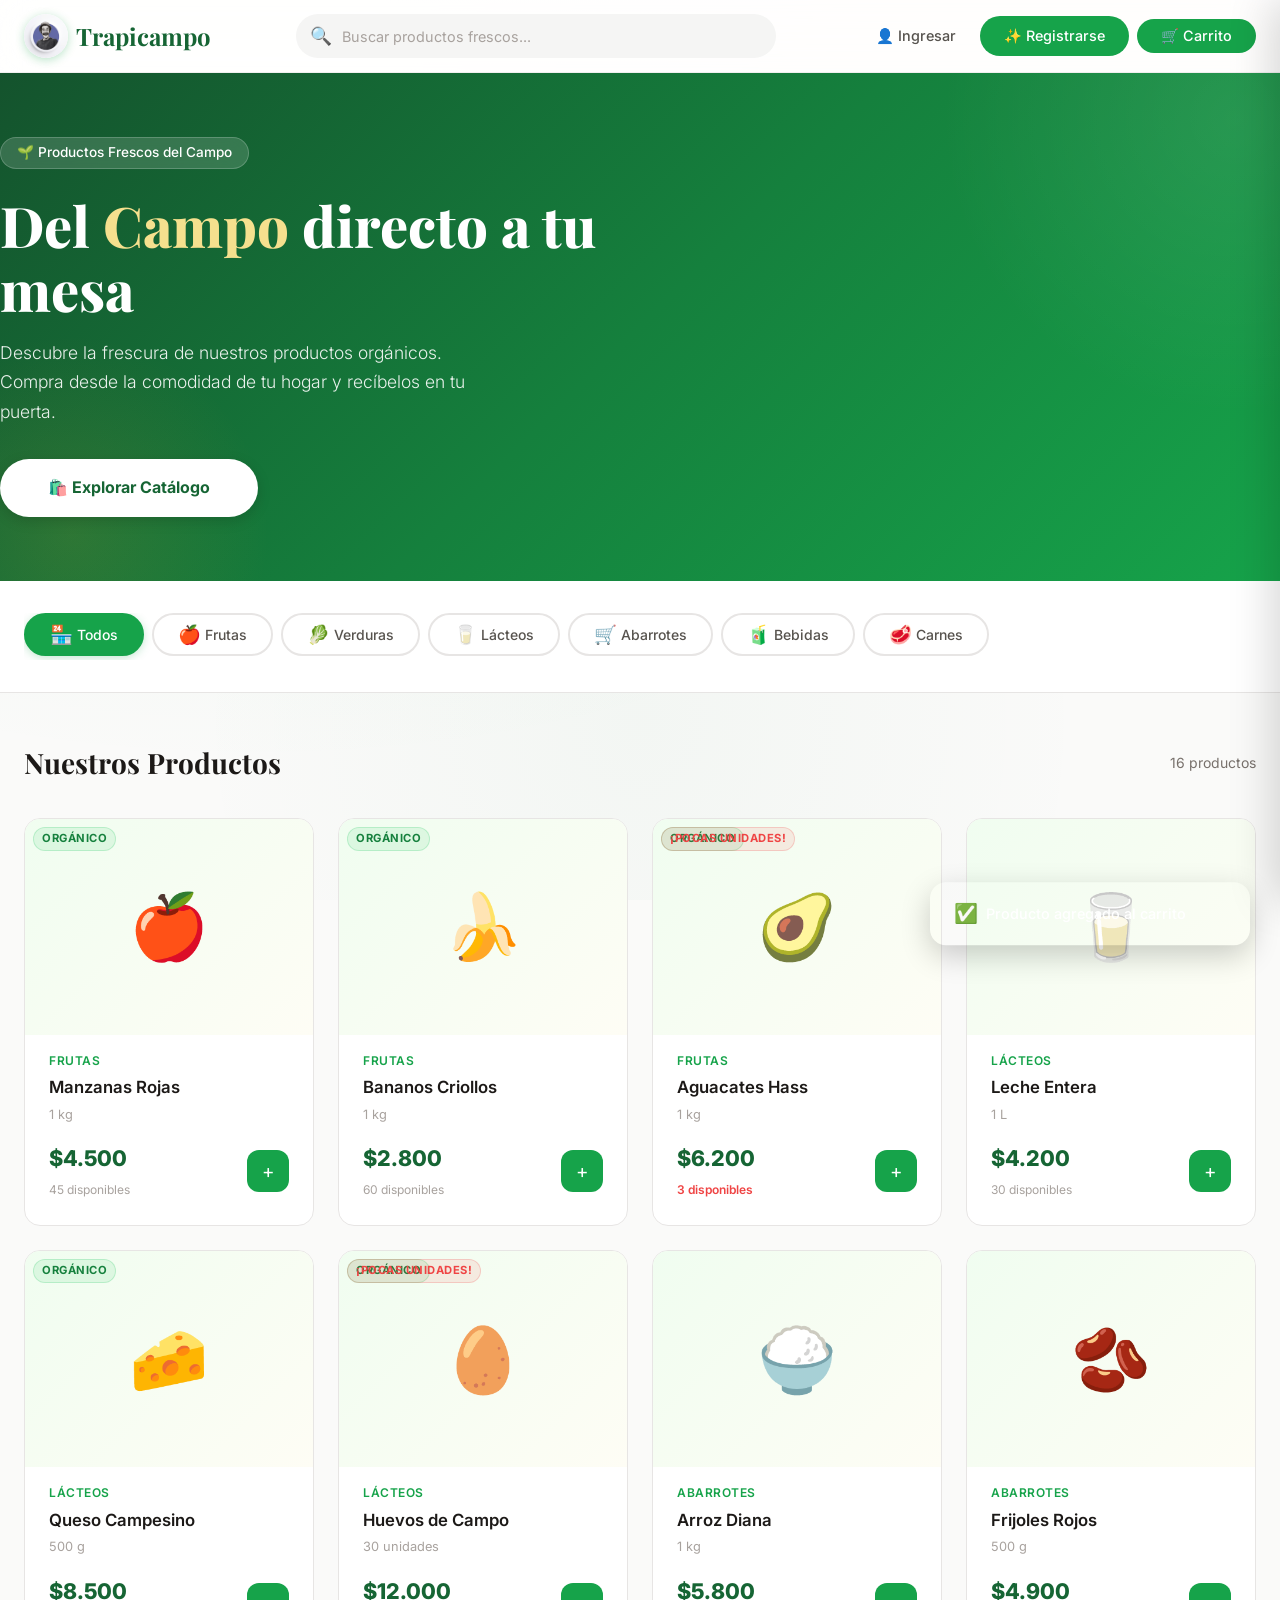
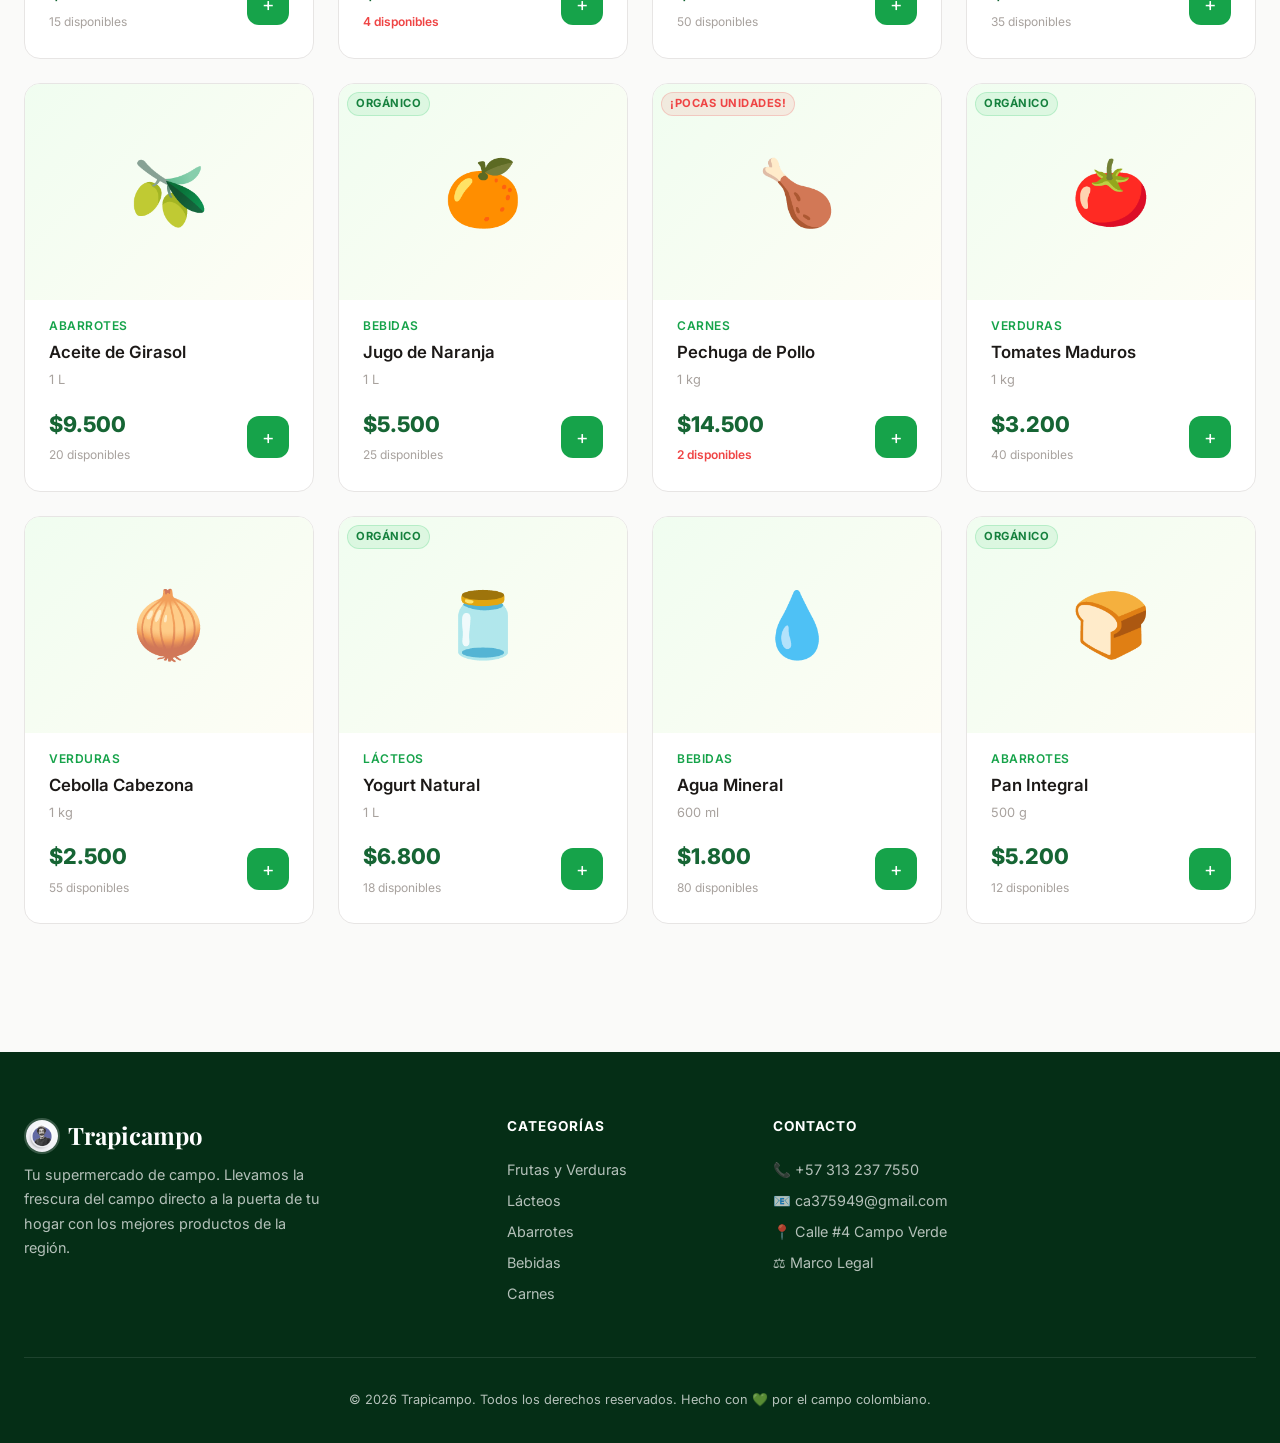
<file: index.html>
<!DOCTYPE html>
<html lang="es">

<head>
  <meta charset="UTF-8">
  <meta name="viewport" content="width=device-width, initial-scale=1.0">
  <meta name="description"
    content="Trapicampo — Tu supermercado de campo. Productos frescos del campo a tu puerta con entrega a domicilio.">
  <title>Trapicampo — Del Campo a Tu Mesa</title>
  <link rel="stylesheet" href="styles.css">
  <link rel="icon" type="image/png" href="logo.png">
</head>

<body>
  <div class="bg-pattern"></div>

  <!-- ═══ NAVBAR ═══ -->
  <nav class="navbar" id="navbar">
    <div class="container navbar__inner">
      <a href="index.html" class="navbar__brand">
        <img src="logo.png" alt="Trapicampo Logo" class="navbar__brand-logo">
        Trapicampo
      </a>

      <div class="navbar__search">
        <span class="navbar__search-icon">🔍</span>
        <input type="text" id="searchInput" placeholder="Buscar productos frescos..." aria-label="Buscar productos">
      </div>

      <div class="navbar__actions">
        <button class="navbar__btn navbar__btn--cart" id="btnOpenCart" aria-label="Abrir carrito">
          🛒 <span>Carrito</span>
          <span class="cart-badge" id="cartBadge" style="display:none;">0</span>
        </button>
        <button class="navbar__toggle" id="btnMobileSearch" aria-label="Buscar">🔍</button>
      </div>
    </div>

    <!-- Mobile Search -->
    <div class="mobile-search" id="mobileSearch">
      <input type="text" id="mobileSearchInput" placeholder="Buscar productos..." aria-label="Buscar productos">
    </div>
  </nav>

  <!-- ═══ HERO ═══ -->
  <section class="hero" id="hero">
    <div class="container hero__content">
      <div class="hero__badge">🌱 Productos Frescos del Campo</div>
      <h1 class="hero__title">
        Del <span>Campo</span> directo a tu mesa
      </h1>
      <p class="hero__subtitle">
        Descubre la frescura de nuestros productos orgánicos.
        Compra desde la comodidad de tu hogar y recíbelos en tu puerta.
      </p>
      <a href="#catalogo" class="hero__cta">
        🛍️ Explorar Catálogo
      </a>
    </div>
  </section>

  <!-- ═══ CATEGORIES ═══ -->
  <section class="categories">
    <div class="container">
      <div class="categories__list" id="categoriesList">
        <button class="category-chip active" data-category="todos">
          <span class="category-chip__emoji">🏪</span> Todos
        </button>
        <button class="category-chip" data-category="frutas">
          <span class="category-chip__emoji">🍎</span> Frutas
        </button>
        <button class="category-chip" data-category="verduras">
          <span class="category-chip__emoji">🥬</span> Verduras
        </button>
        <button class="category-chip" data-category="lacteos">
          <span class="category-chip__emoji">🥛</span> Lácteos
        </button>
        <button class="category-chip" data-category="abarrotes">
          <span class="category-chip__emoji">🛒</span> Abarrotes
        </button>
        <button class="category-chip" data-category="bebidas">
          <span class="category-chip__emoji">🧃</span> Bebidas
        </button>
        <button class="category-chip" data-category="carnes">
          <span class="category-chip__emoji">🥩</span> Carnes
        </button>
      </div>
    </div>
  </section>

  <!-- ═══ PRODUCTS ═══ -->
  <section class="products-section" id="catalogo">
    <div class="container">
      <div class="section-header">
        <h2 class="section-header__title">Nuestros Productos</h2>
        <span class="section-header__count" id="productCount">Cargando...</span>
      </div>
      <div class="products-grid" id="productsGrid">
        <!-- Products injected by JS -->
      </div>
    </div>
  </section>

  <!-- ═══ CART DRAWER ═══ -->
  <div class="cart-overlay" id="cartOverlay"></div>
  <aside class="cart-drawer" id="cartDrawer" aria-label="Carrito de compras">
    <div class="cart-drawer__header">
      <h2 class="cart-drawer__title">🛒 Tu Carrito</h2>
      <button class="cart-drawer__close" id="btnCloseCart" aria-label="Cerrar carrito">✕</button>
    </div>
    <div class="cart-drawer__items" id="cartItems">
      <!-- Cart items injected by JS -->
    </div>
    <div class="cart-drawer__footer" id="cartFooter" style="display:none;">
      <div class="cart-totals">
        <div class="cart-totals__row">
          <span>Subtotal</span>
          <span id="cartSubtotal">$0</span>
        </div>
        <div class="cart-totals__row">
          <span>Envío a domicilio</span>
          <span id="cartShipping">$2,500</span>
        </div>
        <div class="cart-totals__row cart-totals__row--total">
          <span>Total</span>
          <span id="cartTotal">$0</span>
        </div>
      </div>
      <button class="btn-checkout" id="btnCheckout">
        Finalizar Compra →
      </button>
    </div>
  </aside>

  <!-- ═══ CHECKOUT MODAL ═══ -->
  <div class="modal-overlay" id="checkoutModal">
    <div class="modal">
      <div class="modal__header">
        <h2 class="modal__title" id="checkoutModalTitle">📦 Datos de Entrega</h2>
        <button class="modal__close" id="btnCloseCheckout" aria-label="Cerrar">✕</button>
      </div>
      <div class="modal__body" id="checkoutModalBody">
        <!-- Order Summary -->
        <div class="order-summary" id="checkoutSummary">
          <div class="order-summary__title">Resumen del Pedido</div>
          <div id="checkoutSummaryItems"></div>
          <div class="order-summary__total">
            <span>Total a pagar</span>
            <span id="checkoutTotal">$0</span>
          </div>
        </div>

        <!-- Checkout Form -->
        <form id="checkoutForm" autocomplete="on">
          <div class="form-group">
            <label class="form-label" for="customerName">Nombre completo *</label>
            <input type="text" class="form-input" id="customerName" placeholder="Ej: María García" required>
          </div>
          <div class="form-group">
            <label class="form-label" for="customerPhone">Teléfono *</label>
            <input type="tel" class="form-input" id="customerPhone" placeholder="Ej: 3001234567" required>
          </div>
          <div class="form-group">
            <label class="form-label" for="customerAddress">Dirección de entrega *</label>
            <textarea class="form-input" id="customerAddress" placeholder="Calle, número, barrio, ciudad"
              required></textarea>
          </div>
          <div class="form-row">
            <div class="form-group">
              <label class="form-label" for="deliveryDate">Fecha de entrega *</label>
              <input type="date" class="form-input" id="deliveryDate" required>
            </div>
            <div class="form-group">
              <label class="form-label" for="deliveryTime">Horario *</label>
              <select class="form-input form-select" id="deliveryTime" required>
                <option value="">Seleccionar...</option>
                <option value="08:00 - 10:00">🌅 08:00 - 10:00</option>
                <option value="10:00 - 12:00">☀️ 10:00 - 12:00</option>
                <option value="12:00 - 14:00">🌤️ 12:00 - 14:00</option>
                <option value="14:00 - 16:00">⛅ 14:00 - 16:00</option>
                <option value="16:00 - 18:00">🌇 16:00 - 18:00</option>
              </select>
            </div>
          </div>

          <div class="form-group">
            <label class="form-label">Método de pago *</label>
            <div class="payment-options" id="paymentOptions">
              <label class="payment-card selected" data-method="efectivo">
                <input type="radio" name="paymentMethod" value="efectivo" checked>
                <div class="payment-card__icon">💵</div>
                <div class="payment-card__label">Efectivo</div>
              </label>
              <label class="payment-card" data-method="transferencia">
                <input type="radio" name="paymentMethod" value="transferencia">
                <div class="payment-card__icon">🏦</div>
                <div class="payment-card__label">Transferencia</div>
              </label>
            </div>
          </div>

          <div class="form-group">
            <label class="form-label" for="orderNotes">Notas adicionales</label>
            <textarea class="form-input" id="orderNotes" placeholder="Instrucciones especiales para la entrega..."
              rows="2"></textarea>
          </div>

          <button type="submit" class="btn-submit-order">
            ✅ Confirmar Pedido
          </button>
        </form>
      </div>
    </div>
  </div>

  <!-- ═══ PRODUCT DETAIL MODAL ═══ -->
  <div class="modal-overlay" id="productDetailModal">
    <div class="modal product-detail-modal">
      <button class="modal__close" id="btnCloseProductDetail" aria-label="Cerrar">✕</button>
      <div class="product-detail-layout">
        <div class="product-detail-gallery">
          <div class="product-detail-main" id="detailMainImageContainer">
            <!-- Main Image/Emoji -->
          </div>
          <div class="product-detail-thumbnails" id="detailThumbnails">
            <!-- Thumbnails -->
          </div>
        </div>
        <div class="product-detail-info">
          <span class="product-card__category" id="detailCategory"></span>
          <h2 class="product-detail-title" id="detailName"></h2>
          <div class="product-detail-badges" id="detailBadges"></div>
          <div class="product-detail-price" id="detailPrice"></div>
          <div class="product-detail-unit" id="detailUnit"></div>
          
          <button class="btn-primary product-detail-add" id="btnDetailAddToCart">
            🛒 Agregar al Carrito
          </button>
          
          <p class="product-detail-desc">
            Producto fresco y seleccionado con los más altos estándares de calidad, directo desde el campo para ti y tu familia. Disfruta de la mejor frescura en cada bocado.
          </p>
        </div>
      </div>
    </div>
  </div>

  <!-- ═══ TOAST ═══ -->
  <div class="toast" id="toast">
    <span class="toast__icon" id="toastIcon">✅</span>
    <span id="toastMsg">Producto agregado al carrito</span>
  </div>

  <!-- ═══ FOOTER ═══ -->
  <footer class="footer">
    <div class="container">
      <div class="footer__grid">
        <div>
          <div class="footer__brand"><img src="logo.png" alt="Trapicampo" class="footer__brand-logo"> Trapicampo</div>
          <p class="footer__desc">
            Tu supermercado de campo. Llevamos la frescura del campo directo
            a la puerta de tu hogar con los mejores productos de la región.
          </p>
        </div>
        <div>
          <div class="footer__heading">Categorías</div>
          <a href="#" class="footer__link">Frutas y Verduras</a>
          <a href="#" class="footer__link">Lácteos</a>
          <a href="#" class="footer__link">Abarrotes</a>
          <a href="#" class="footer__link">Bebidas</a>
          <a href="#" class="footer__link">Carnes</a>
        </div>

        <div>
          <div class="footer__heading">Contacto</div>
          <a href="#" class="footer__link">📞 +57 313 237 7550</a>
          <a href="#" class="footer__link">📧 ca375949@gmail.com</a>
          <a href="#" class="footer__link">📍 Calle #4 Campo Verde</a>
          <a href="legal.html" class="footer__link">⚖️ Marco Legal</a>
        </div>
      </div>
      <div class="footer__bottom">
        © 2026 Trapicampo. Todos los derechos reservados. Hecho con 💚 por el campo colombiano.
      </div>
    </div>
  </footer>

  <script src="auth.js"></script>
  <script src="app.js"></script>
</body>

</html>
</file>
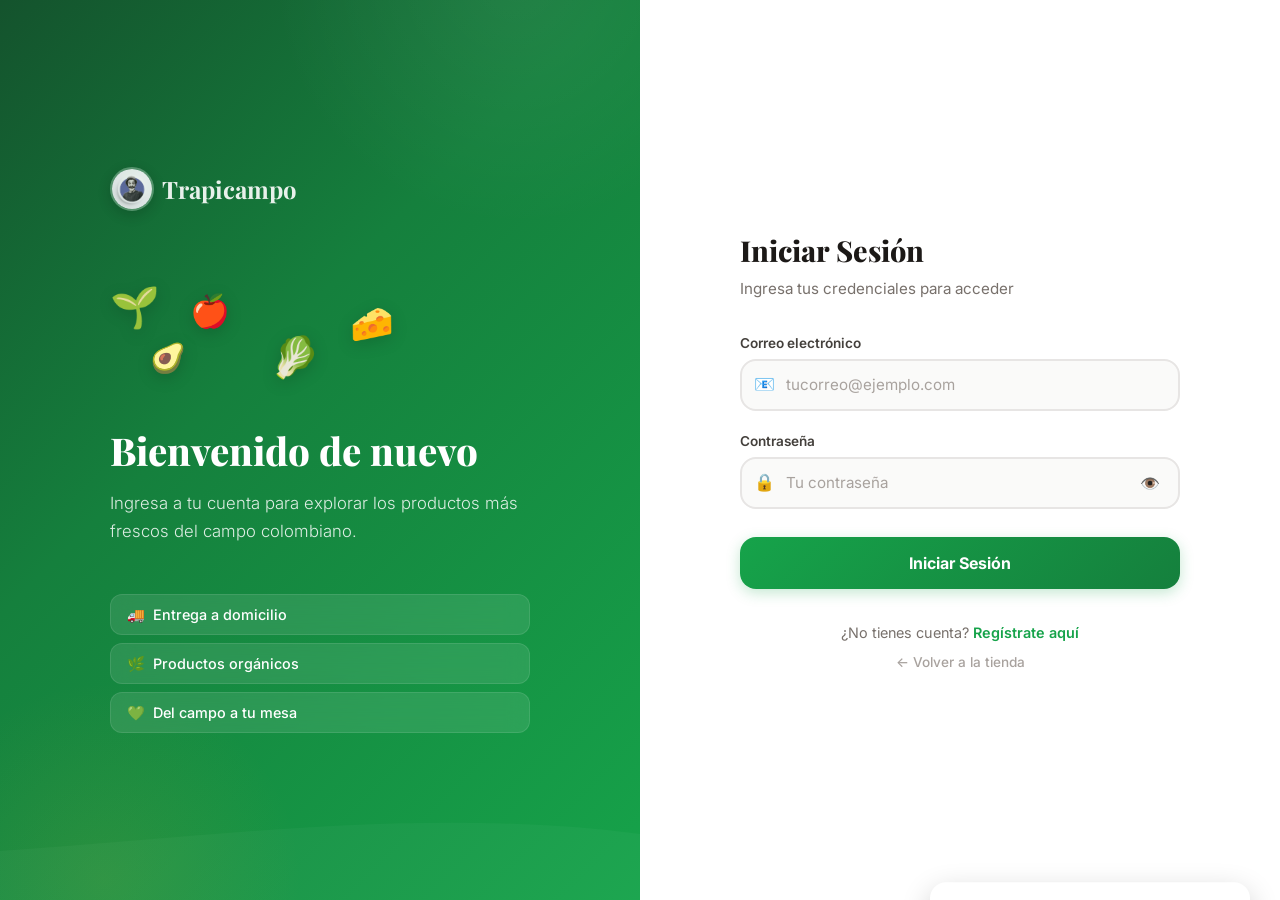
<file: admin.html>
<!DOCTYPE html>
<html lang="es">
<head>
  <meta charset="UTF-8">
  <meta name="viewport" content="width=device-width, initial-scale=1.0">
  <meta name="description" content="Trapicampo — Panel de Administración. Control de inventario, ventas, entregas y usuarios.">
  <title>Trapicampo — Panel Admin</title>
  <link rel="stylesheet" href="styles.css">
  <link rel="icon" type="image/png" href="logo.png">
</head>
<body>
  <div class="bg-pattern"></div>

  <!-- Sidebar overlay (mobile) -->
  <div class="sidebar-overlay" id="sidebarOverlay"></div>

  <div class="admin-layout">
    <!-- ═══ SIDEBAR ═══ -->
    <aside class="sidebar" id="sidebar">
      <a href="index.html" class="sidebar__brand">
        <img src="logo.png" alt="Trapicampo" class="sidebar__brand-logo">
        Trapicampo
      </a>

      <!-- Admin User Info -->
      <div class="sidebar__user-info" id="sidebarUserInfo">
        <div class="sidebar__user-avatar" id="sidebarUserAvatar">A</div>
        <div class="sidebar__user-details">
          <div class="sidebar__user-name" id="sidebarUserName">Administrador</div>
          <div class="sidebar__user-role">⚡ Administrador</div>
        </div>
      </div>

      <div class="sidebar__label">Principal</div>
      <a href="#" class="sidebar__link active" data-section="dashboard" id="linkDashboard">
        <span class="sidebar__link-icon">📊</span>
        Dashboard
      </a>
      <a href="#" class="sidebar__link" data-section="inventory" id="linkInventory">
        <span class="sidebar__link-icon">📦</span>
        Inventario
      </a>
      <a href="#" class="sidebar__link" data-section="orders" id="linkOrders">
        <span class="sidebar__link-icon">🧾</span>
        Pedidos y Entregas
      </a>
      <a href="#" class="sidebar__link" data-section="users" id="linkUsers">
        <span class="sidebar__link-icon">👥</span>
        Usuarios
      </a>

      <div class="sidebar__label">Sistema</div>
      <a href="index.html" class="sidebar__link">
        <span class="sidebar__link-icon">🏪</span>
        Ver Tienda
      </a>

      <div class="sidebar__footer">
        <button class="sidebar__logout" onclick="logout()" id="btnLogout">
          🚪 Cerrar sesión
        </button>
      </div>
    </aside>

    <!-- ═══ MAIN CONTENT ═══ -->
    <main class="admin-main">
      <!-- Mobile Header -->
      <div class="admin-main__header">
        <div>
          <h1 class="admin-main__title" id="sectionTitle">Dashboard</h1>
          <p class="admin-main__subtitle" id="sectionSubtitle">Resumen general de Trapicampo</p>
        </div>
        <button class="btn-secondary" id="btnMobileMenu" style="display:none;">☰ Menú</button>
      </div>

      <!-- ═══ SECTION: DASHBOARD ═══ -->
      <section class="admin-section active" id="sectionDashboard">
        <!-- Stats Cards -->
        <div class="stats-grid" id="statsGrid">
          <div class="stat-card stat-card--green">
            <div class="stat-card__icon">📦</div>
            <div class="stat-card__value" id="statProducts">0</div>
            <div class="stat-card__label">Productos en Inventario</div>
          </div>
          <div class="stat-card stat-card--gold">
            <div class="stat-card__icon">💰</div>
            <div class="stat-card__value" id="statRevenue">$0</div>
            <div class="stat-card__label">Ingresos Totales</div>
          </div>
          <div class="stat-card stat-card--blue">
            <div class="stat-card__icon">🧾</div>
            <div class="stat-card__value" id="statOrders">0</div>
            <div class="stat-card__label">Pedidos Realizados</div>
          </div>
          <div class="stat-card stat-card--red">
            <div class="stat-card__icon">⚠️</div>
            <div class="stat-card__value" id="statLowStock">0</div>
            <div class="stat-card__label">Productos con Stock Bajo</div>
          </div>
        </div>

        <!-- Users Stat (extra row) -->
        <div class="stats-grid" style="margin-top: -1.5rem;">
          <div class="stat-card stat-card--blue">
            <div class="stat-card__icon">👥</div>
            <div class="stat-card__value" id="statUsers">0</div>
            <div class="stat-card__label">Usuarios Registrados</div>
          </div>
          <div class="stat-card stat-card--green">
            <div class="stat-card__icon">✅</div>
            <div class="stat-card__value" id="statActiveUsers">0</div>
            <div class="stat-card__label">Usuarios Activos</div>
          </div>
        </div>

        <!-- Recent Orders Preview -->
        <div class="admin-card">
          <div class="admin-card__header">
            <h3 class="admin-card__title">📋 Pedidos Recientes</h3>
            <button class="btn-secondary" onclick="switchSection('orders')">Ver Todos →</button>
          </div>
          <div id="dashboardRecentOrders" style="padding: 16px 24px;">
            <p style="color: var(--gray-400); text-align: center; padding: 24px 0;">No hay pedidos aún.</p>
          </div>
        </div>

        <!-- Low Stock Alert -->
        <div class="admin-card">
          <div class="admin-card__header">
            <h3 class="admin-card__title">⚠️ Alertas de Stock Bajo</h3>
            <button class="btn-secondary" onclick="switchSection('inventory')">Ir al Inventario →</button>
          </div>
          <div id="dashboardLowStock" style="padding: 16px 24px;">
            <p style="color: var(--gray-400); text-align: center; padding: 24px 0;">Todos los productos tienen stock suficiente.</p>
          </div>
        </div>
      </section>

      <!-- ═══ SECTION: INVENTORY ═══ -->
      <section class="admin-section" id="sectionInventory">
        <div class="admin-card">
          <div class="admin-card__header">
            <h3 class="admin-card__title">📦 Control de Inventario</h3>
            <button class="btn-primary" id="btnAddProduct">+ Agregar Producto</button>
          </div>
          <div style="overflow-x: auto;">
            <table class="data-table" id="inventoryTable">
              <thead>
                <tr>
                  <th>Producto</th>
                  <th>Categoría</th>
                  <th>Precio</th>
                  <th>Stock</th>
                  <th>Estado</th>
                  <th>Acciones</th>
                </tr>
              </thead>
              <tbody id="inventoryBody">
                <!-- Rows injected by JS -->
              </tbody>
            </table>
          </div>
        </div>
      </section>

      <!-- ═══ SECTION: ORDERS ═══ -->
      <section class="admin-section" id="sectionOrders">
        <div class="admin-card">
          <div class="admin-card__header">
            <h3 class="admin-card__title">🧾 Pedidos y Entregas a Domicilio</h3>
            <span class="btn-secondary" id="ordersCount">0 pedidos</span>
          </div>
          <div id="ordersList" style="padding: 16px;">
            <p style="color: var(--gray-400); text-align: center; padding: 40px 0;">No hay pedidos registrados aún. Los pedidos aparecerán aquí cuando los clientes compren en la tienda.</p>
          </div>
        </div>
      </section>

      <!-- ═══ SECTION: USERS ═══ -->
      <section class="admin-section" id="sectionUsers">
        <div class="admin-card">
          <div class="admin-card__header">
            <h3 class="admin-card__title">👥 Gestión de Usuarios</h3>
            <button class="btn-primary" id="btnAddUser">+ Crear Usuario</button>
          </div>
          <div style="overflow-x: auto;">
            <table class="data-table" id="usersTable">
              <thead>
                <tr>
                  <th>Usuario</th>
                  <th>Correo</th>
                  <th>Rol</th>
                  <th>Estado</th>
                  <th>Fecha Registro</th>
                  <th>Acciones</th>
                </tr>
              </thead>
              <tbody id="usersBody">
                <!-- Rows injected by JS -->
              </tbody>
            </table>
          </div>
        </div>
      </section>
    </main>
  </div>

  <!-- ═══ ADD/EDIT PRODUCT MODAL ═══ -->
  <div class="admin-modal-overlay" id="productModal">
    <div class="admin-modal">
      <div class="admin-modal__header">
        <h2 class="admin-modal__title" id="productModalTitle">Agregar Producto</h2>
        <button class="modal__close" id="btnCloseProductModal" aria-label="Cerrar">✕</button>
      </div>
      <div class="admin-modal__body">
        <form id="productForm">
          <input type="hidden" id="productEditId">
          <div class="form-group">
            <label class="form-label" for="productName">Nombre del producto *</label>
            <input type="text" class="form-input" id="productName" placeholder="Ej: Manzanas Rojas" required>
          </div>
          <div class="form-row">
            <div class="form-group">
              <label class="form-label" for="productCategory">Categoría *</label>
              <select class="form-input form-select" id="productCategory" required>
                <option value="">Seleccionar...</option>
                <option value="frutas">🍎 Frutas</option>
                <option value="verduras">🥬 Verduras</option>
                <option value="lacteos">🥛 Lácteos</option>
                <option value="abarrotes">🛒 Abarrotes</option>
                <option value="bebidas">🧃 Bebidas</option>
                <option value="carnes">🥩 Carnes</option>
              </select>
            </div>
            <div class="form-group">
              <label class="form-label" for="productEmoji">Emoji / Ícono *</label>
              <input type="text" class="form-input" id="productEmoji" placeholder="Ej: 🍎" required maxlength="4">
            </div>
          </div>
          <div class="form-row">
            <div class="form-group">
              <label class="form-label" for="productPrice">Precio (COP) *</label>
              <input type="number" class="form-input" id="productPrice" placeholder="3500" min="0" step="100" required>
            </div>
            <div class="form-group">
              <label class="form-label" for="productStock">Stock (unidades) *</label>
              <input type="number" class="form-input" id="productStock" placeholder="50" min="0" required>
            </div>
          </div>
          <div class="form-group">
            <label class="form-label" for="productUnit">Unidad de medida *</label>
            <input type="text" class="form-input" id="productUnit" placeholder="Ej: 1 kg, 1 L, 500 g, Unidad" required>
          </div>
          <div class="form-group">
            <label class="form-label">Imágenes del Producto</label>
            <div class="image-upload-area" style="border: 2px dashed var(--gray-200); padding: 16px; border-radius: 12px; text-align: center; background: var(--gray-50); margin-bottom: 16px;">
              <input type="file" id="productImageInput" multiple accept="image/jpeg, image/png, image/webp" style="display: none;">
              <button type="button" class="btn-secondary" onclick="document.getElementById('productImageInput').click()" style="width: 100%; margin-bottom: 12px; justify-content: center;">
                📸 Subir Imágenes (Máx 2MB)
              </button>
              <div class="image-preview-grid" id="productImagePreview" style="display: grid; grid-template-columns: repeat(auto-fill, minmax(80px, 1fr)); gap: 10px; margin-top: 10px;">
                <!-- Images will be rendered here -->
              </div>
            </div>
            <small style="color: var(--gray-400); font-size: 0.8rem; display: block; margin-top: -10px; margin-bottom: 16px;">La primera imagen será la principal. Formatos válidos: JPG, PNG, WEBP.</small>
          </div>
          <button type="submit" class="btn-primary" style="width:100%; justify-content:center; padding: 14px 24px; font-size: 0.95rem; border-radius: 12px;">
            💾 Guardar Producto
          </button>
        </form>
      </div>
    </div>
  </div>

  <!-- ═══ ADD/EDIT USER MODAL ═══ -->
  <div class="admin-modal-overlay" id="userModal">
    <div class="admin-modal">
      <div class="admin-modal__header">
        <h2 class="admin-modal__title" id="userModalTitle">Crear Usuario</h2>
        <button class="modal__close" id="btnCloseUserModal" aria-label="Cerrar">✕</button>
      </div>
      <div class="admin-modal__body">
        <form id="userForm" novalidate>
          <input type="hidden" id="userEditId">
          <div class="form-group">
            <label class="form-label" for="userFullName">Nombre completo *</label>
            <input type="text" class="form-input" id="userFullName" placeholder="Ej: María García" required>
            <span class="auth-field-error" id="userErrorFullName"></span>
          </div>
          <div class="form-group">
            <label class="form-label" for="userEmail">Correo electrónico *</label>
            <input type="email" class="form-input" id="userEmail" placeholder="correo@ejemplo.com" required>
            <span class="auth-field-error" id="userErrorEmail"></span>
          </div>
          <div class="form-group">
            <label class="form-label" for="userPassword">Contraseña *</label>
            <input type="password" class="form-input" id="userPassword" placeholder="Mínimo 8 caracteres" required>
            <span class="auth-field-error" id="userErrorPassword"></span>
            <small style="color: var(--gray-400); font-size: 0.78rem;" id="userPasswordHint">Mínimo 8 caracteres. Dejar en blanco al editar para mantener la actual.</small>
          </div>
          <div class="form-row">
            <div class="form-group">
              <label class="form-label" for="userRole">Rol *</label>
              <select class="form-input form-select" id="userRole" required>
                <option value="user">👤 Usuario</option>
                <option value="admin">⚡ Administrador</option>
              </select>
              <span class="auth-field-error" id="userErrorRole"></span>
            </div>
            <div class="form-group">
              <label class="form-label" for="userStatus">Estado *</label>
              <select class="form-input form-select" id="userStatus" required>
                <option value="active">✅ Activo</option>
                <option value="inactive">🚫 Inactivo</option>
              </select>
            </div>
          </div>
          <button type="submit" class="btn-primary" style="width:100%; justify-content:center; padding: 14px 24px; font-size: 0.95rem; border-radius: 12px;">
            💾 Guardar Usuario
          </button>
        </form>
      </div>
    </div>
  </div>

  <!-- ═══ TOAST ═══ -->
  <div class="toast" id="adminToast">
    <span class="toast__icon" id="adminToastIcon">✅</span>
    <span id="adminToastMsg">Acción completada</span>
  </div>

  <!-- Mobile Menu Button -->
  <button class="admin-mobile-toggle" id="btnToggleSidebar" aria-label="Abrir menú">☰</button>

  <script src="auth.js"></script>
  <script src="app.js"></script>
  <script>
    // ── Admin-specific initialization ──
    document.addEventListener('DOMContentLoaded', () => {
      // Protect this route — require admin role
      if (!requireAdmin()) return;

      // Display admin info in sidebar
      const session = getCurrentSession();
      if (session) {
        const avatarEl = document.getElementById('sidebarUserAvatar');
        const nameEl = document.getElementById('sidebarUserName');
        if (avatarEl) avatarEl.textContent = session.fullName.charAt(0).toUpperCase();
        if (nameEl) nameEl.textContent = session.fullName;
      }

      initAdmin();
    });
  </script>
</body>
</html>
</file>
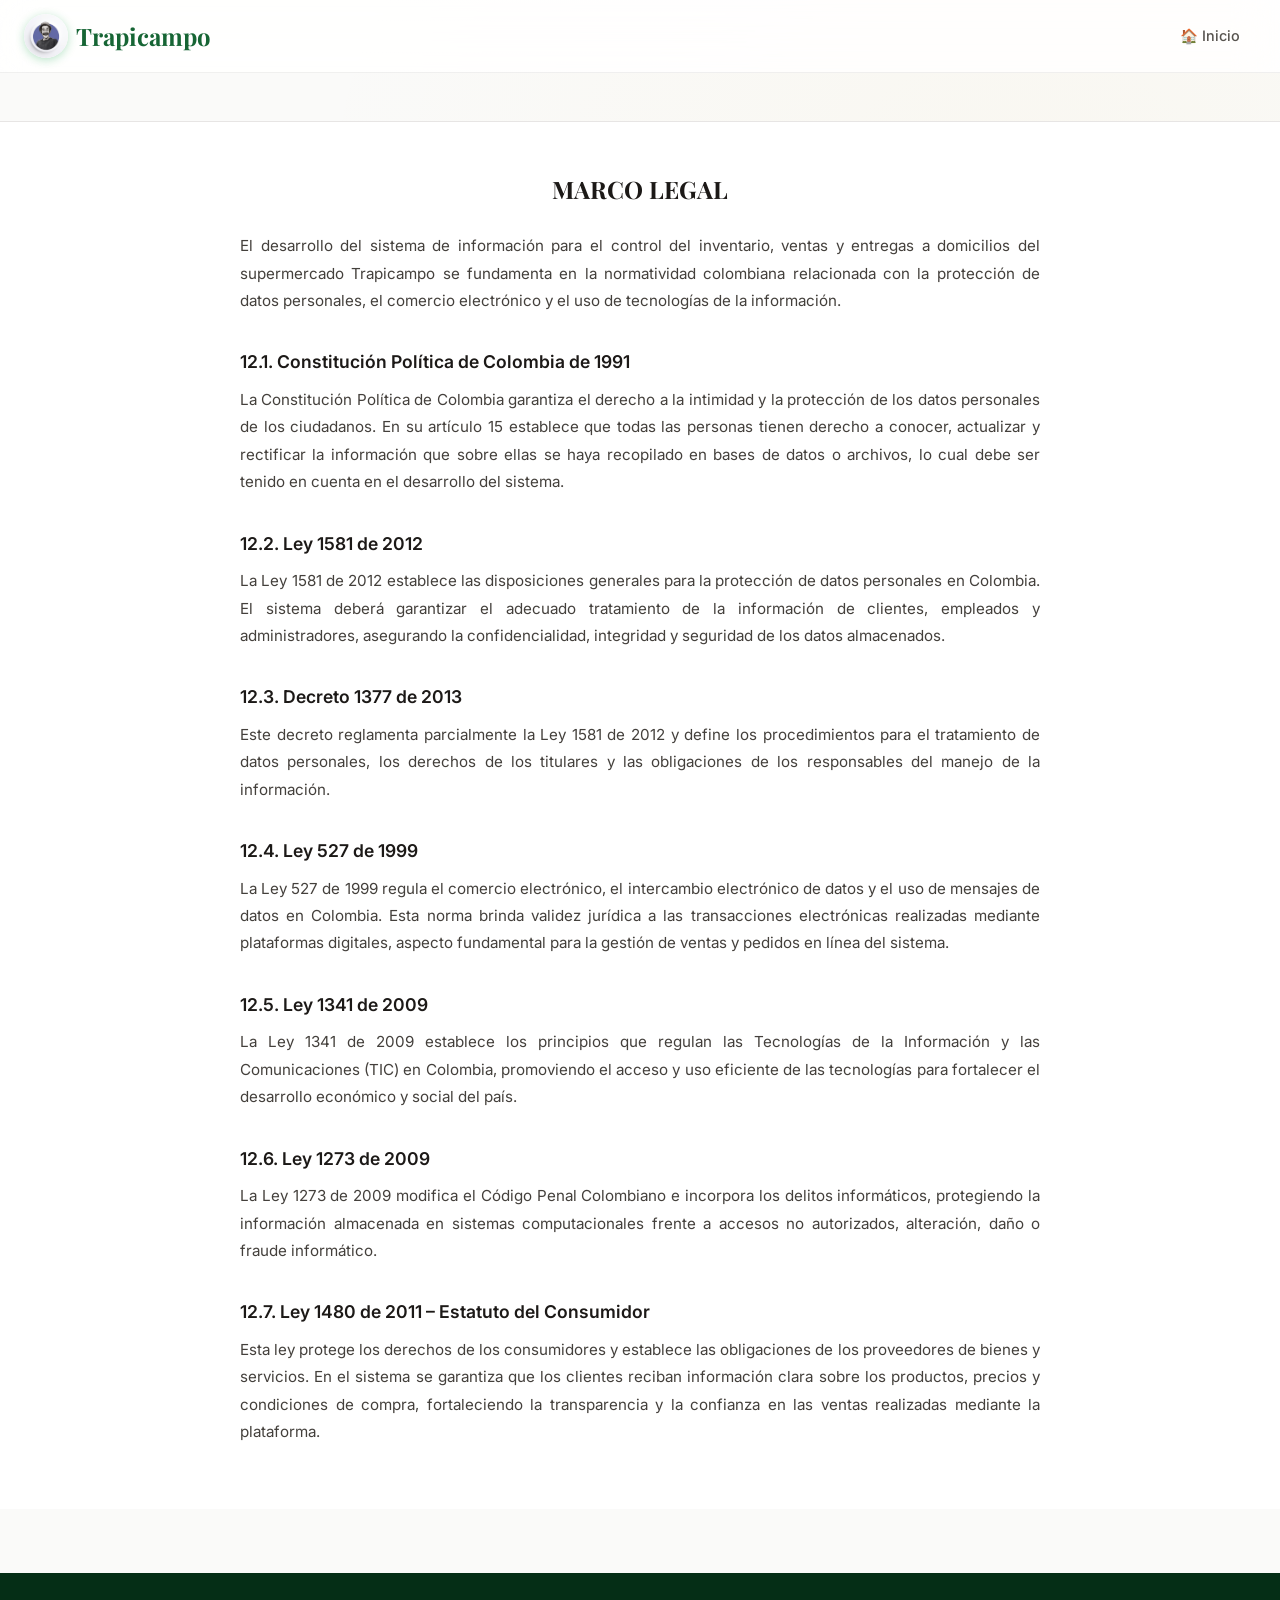
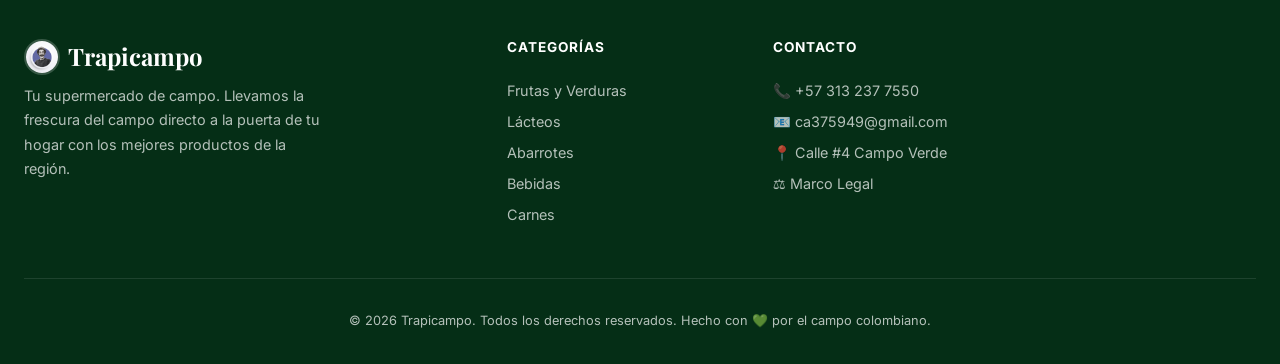
<file: legal.html>
<!DOCTYPE html>
<html lang="es">

<head>
  <meta charset="UTF-8">
  <meta name="viewport" content="width=device-width, initial-scale=1.0">
  <meta name="description"
    content="Marco Legal de Trapicampo — Tu supermercado de campo.">
  <title>Marco Legal — Trapicampo</title>
  <link rel="stylesheet" href="styles.css">
  <link rel="icon" type="image/png" href="logo.png">
</head>

<body>
  <div class="bg-pattern"></div>

  <!-- ═══ NAVBAR ═══ -->
  <nav class="navbar" id="navbar">
    <div class="container navbar__inner">
      <a href="index.html" class="navbar__brand">
        <img src="logo.png" alt="Trapicampo Logo" class="navbar__brand-logo">
        Trapicampo
      </a>
      
      <div class="navbar__actions">
        <a href="index.html" class="navbar__btn" aria-label="Volver al Inicio">
          🏠 <span>Inicio</span>
        </a>
      </div>
    </div>
  </nav>

  <!-- ═══ MARCO LEGAL ═══ -->
  <section class="legal-section" id="marco-legal" style="min-height: 70vh; margin-top: var(--space-2xl);">
    <div class="container">
      <div class="section-header" style="justify-content: center; text-align: center; margin-bottom: var(--space-lg);">
        <h2 class="section-header__title" style="font-size: 1.5rem;">MARCO LEGAL</h2>
      </div>
      <div class="legal-content">
        <p>El desarrollo del sistema de información para el control del inventario, ventas y entregas a domicilios del supermercado Trapicampo se fundamenta en la normatividad colombiana relacionada con la protección de datos personales, el comercio electrónico y el uso de tecnologías de la información.</p>
        
        <h3>12.1. Constitución Política de Colombia de 1991</h3>
        <p>La Constitución Política de Colombia garantiza el derecho a la intimidad y la protección de los datos personales de los ciudadanos. En su artículo 15 establece que todas las personas tienen derecho a conocer, actualizar y rectificar la información que sobre ellas se haya recopilado en bases de datos o archivos, lo cual debe ser tenido en cuenta en el desarrollo del sistema.</p>
        
        <h3>12.2. Ley 1581 de 2012</h3>
        <p>La Ley 1581 de 2012 establece las disposiciones generales para la protección de datos personales en Colombia. El sistema deberá garantizar el adecuado tratamiento de la información de clientes, empleados y administradores, asegurando la confidencialidad, integridad y seguridad de los datos almacenados.</p>
        
        <h3>12.3. Decreto 1377 de 2013</h3>
        <p>Este decreto reglamenta parcialmente la Ley 1581 de 2012 y define los procedimientos para el tratamiento de datos personales, los derechos de los titulares y las obligaciones de los responsables del manejo de la información.</p>
        
        <h3>12.4. Ley 527 de 1999</h3>
        <p>La Ley 527 de 1999 regula el comercio electrónico, el intercambio electrónico de datos y el uso de mensajes de datos en Colombia. Esta norma brinda validez jurídica a las transacciones electrónicas realizadas mediante plataformas digitales, aspecto fundamental para la gestión de ventas y pedidos en línea del sistema.</p>
        
        <h3>12.5. Ley 1341 de 2009</h3>
        <p>La Ley 1341 de 2009 establece los principios que regulan las Tecnologías de la Información y las Comunicaciones (TIC) en Colombia, promoviendo el acceso y uso eficiente de las tecnologías para fortalecer el desarrollo económico y social del país.</p>
        
        <h3>12.6. Ley 1273 de 2009</h3>
        <p>La Ley 1273 de 2009 modifica el Código Penal Colombiano e incorpora los delitos informáticos, protegiendo la información almacenada en sistemas computacionales frente a accesos no autorizados, alteración, daño o fraude informático.</p>
        
        <h3>12.7. Ley 1480 de 2011 – Estatuto del Consumidor</h3>
        <p>Esta ley protege los derechos de los consumidores y establece las obligaciones de los proveedores de bienes y servicios. En el sistema se garantiza que los clientes reciban información clara sobre los productos, precios y condiciones de compra, fortaleciendo la transparencia y la confianza en las ventas realizadas mediante la plataforma.</p>
      </div>
    </div>
  </section>

  <!-- ═══ FOOTER ═══ -->
  <footer class="footer">
    <div class="container">
      <div class="footer__grid">
        <div>
          <div class="footer__brand"><img src="logo.png" alt="Trapicampo" class="footer__brand-logo"> Trapicampo</div>
          <p class="footer__desc">
            Tu supermercado de campo. Llevamos la frescura del campo directo
            a la puerta de tu hogar con los mejores productos de la región.
          </p>
        </div>
        <div>
          <div class="footer__heading">Categorías</div>
          <a href="index.html#catalogo" class="footer__link">Frutas y Verduras</a>
          <a href="index.html#catalogo" class="footer__link">Lácteos</a>
          <a href="index.html#catalogo" class="footer__link">Abarrotes</a>
          <a href="index.html#catalogo" class="footer__link">Bebidas</a>
          <a href="index.html#catalogo" class="footer__link">Carnes</a>
        </div>

        <div>
          <div class="footer__heading">Contacto</div>
          <a href="#" class="footer__link">📞 +57 313 237 7550</a>
          <a href="#" class="footer__link">📧 ca375949@gmail.com</a>
          <a href="#" class="footer__link">📍 Calle #4 Campo Verde</a>
          <a href="legal.html" class="footer__link">⚖️ Marco Legal</a>
        </div>
      </div>
      <div class="footer__bottom">
        © 2026 Trapicampo. Todos los derechos reservados. Hecho con 💚 por el campo colombiano.
      </div>
    </div>
  </footer>

</body>

</html>
</file>
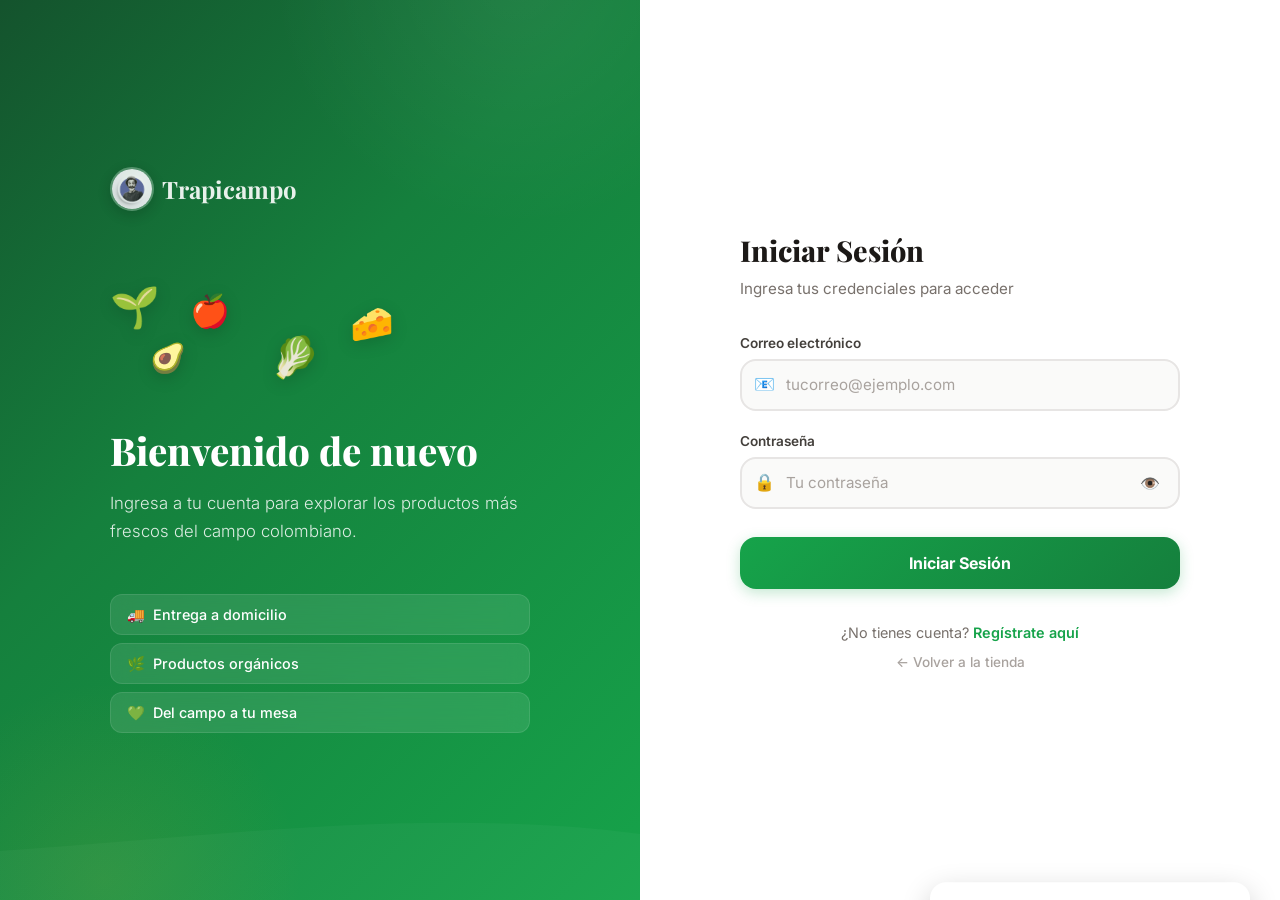
<file: login.html>
<!DOCTYPE html>
<html lang="es">

<head>
  <meta charset="UTF-8">
  <meta name="viewport" content="width=device-width, initial-scale=1.0">
  <meta name="description" content="Trapicampo — Inicia sesión en tu cuenta para acceder a tu supermercado de campo favorito.">
  <title>Trapicampo — Iniciar Sesión</title>
  <link rel="stylesheet" href="styles.css">
  <link rel="icon" type="image/png" href="logo.png">
</head>

<body class="auth-body">
  <div class="bg-pattern"></div>

  <div class="auth-page">
    <!-- ═══ LEFT PANEL (Decorative) ═══ -->
    <div class="auth-panel">
      <div class="auth-panel__content">
        <a href="index.html" class="auth-panel__brand">
          <img src="logo.png" alt="Trapicampo" class="auth-panel__logo">
          Trapicampo
        </a>
        <div class="auth-panel__decoration">
          <span class="auth-panel__emoji auth-panel__emoji--1">🌱</span>
          <span class="auth-panel__emoji auth-panel__emoji--2">🍎</span>
          <span class="auth-panel__emoji auth-panel__emoji--3">🥬</span>
          <span class="auth-panel__emoji auth-panel__emoji--4">🧀</span>
          <span class="auth-panel__emoji auth-panel__emoji--5">🥑</span>
        </div>
        <h1 class="auth-panel__title">Bienvenido de nuevo</h1>
        <p class="auth-panel__subtitle">
          Ingresa a tu cuenta para explorar los productos más frescos del campo colombiano.
        </p>
        <div class="auth-panel__features">
          <div class="auth-panel__feature">
            <span>🚚</span> Entrega a domicilio
          </div>
          <div class="auth-panel__feature">
            <span>🌿</span> Productos orgánicos
          </div>
          <div class="auth-panel__feature">
            <span>💚</span> Del campo a tu mesa
          </div>
        </div>
      </div>
      <div class="auth-panel__wave"></div>
    </div>

    <!-- ═══ RIGHT PANEL (Form) ═══ -->
    <div class="auth-form-container">
      <div class="auth-form-wrapper">
        <!-- Mobile Brand -->
        <a href="index.html" class="auth-mobile-brand">
          <img src="logo.png" alt="Trapicampo" class="auth-mobile-brand__logo">
          Trapicampo
        </a>

        <div class="auth-form-header">
          <h2 class="auth-form-header__title">Iniciar Sesión</h2>
          <p class="auth-form-header__subtitle">Ingresa tus credenciales para acceder</p>
        </div>

        <!-- Login Error Message (global) -->
        <div class="auth-alert auth-alert--error" id="loginError" style="display:none;">
          <span class="auth-alert__icon">❌</span>
          <span id="loginErrorMsg"></span>
        </div>

        <form id="loginForm" class="auth-form" autocomplete="on" novalidate>
          <!-- Email -->
          <div class="auth-input-group" id="groupEmail">
            <label class="auth-label" for="loginEmail">Correo electrónico</label>
            <div class="auth-input-wrapper">
              <span class="auth-input-icon">📧</span>
              <input
                type="email"
                class="auth-input"
                id="loginEmail"
                placeholder="tucorreo@ejemplo.com"
                autocomplete="email"
                required>
            </div>
            <span class="auth-field-error" id="errorEmail"></span>
          </div>

          <!-- Password -->
          <div class="auth-input-group" id="groupPassword">
            <label class="auth-label" for="loginPassword">Contraseña</label>
            <div class="auth-input-wrapper">
              <span class="auth-input-icon">🔒</span>
              <input
                type="password"
                class="auth-input"
                id="loginPassword"
                placeholder="Tu contraseña"
                autocomplete="current-password"
                required>
              <button type="button" class="auth-toggle-pw" id="togglePassword" aria-label="Mostrar contraseña">
                👁️
              </button>
            </div>
            <span class="auth-field-error" id="errorPassword"></span>
          </div>

          <!-- Submit -->
          <button type="submit" class="auth-submit" id="btnLogin">
            <span class="auth-submit__text">Iniciar Sesión</span>
            <span class="auth-submit__loader" style="display:none;">
              <span class="auth-spinner"></span>
            </span>
          </button>
        </form>

        <!-- Footer -->
        <div class="auth-footer">
          <p>¿No tienes cuenta? <a href="register.html" class="auth-link">Regístrate aquí</a></p>
          <a href="index.html" class="auth-link auth-link--back">← Volver a la tienda</a>
        </div>
      </div>
    </div>
  </div>

  <!-- Toast -->
  <div class="toast" id="toast">
    <span class="toast__icon" id="toastIcon">✅</span>
    <span id="toastMsg">Mensaje</span>
  </div>

  <script src="auth.js"></script>
  <script>
    document.addEventListener('DOMContentLoaded', () => {
      // If already logged in, redirect
      if (isLoggedIn()) {
        const session = getCurrentSession();
        if (session.role === ROLES.ADMIN) {
          window.location.href = 'admin.html';
        } else {
          window.location.href = 'index.html';
        }
        return;
      }

      const form = document.getElementById('loginForm');
      const emailInput = document.getElementById('loginEmail');
      const passwordInput = document.getElementById('loginPassword');
      const errorEl = document.getElementById('loginError');
      const errorMsgEl = document.getElementById('loginErrorMsg');
      const btnLogin = document.getElementById('btnLogin');
      const togglePw = document.getElementById('togglePassword');

      // Toggle password visibility
      togglePw.addEventListener('click', () => {
        const isPassword = passwordInput.type === 'password';
        passwordInput.type = isPassword ? 'text' : 'password';
        togglePw.textContent = isPassword ? '🙈' : '👁️';
      });

      // Clear errors on input
      emailInput.addEventListener('input', () => {
        clearFieldError('Email');
        hideGlobalError();
      });

      passwordInput.addEventListener('input', () => {
        clearFieldError('Password');
        hideGlobalError();
      });

      function showFieldError(field, msg) {
        const group = document.getElementById('group' + field);
        const error = document.getElementById('error' + field);
        if (group) group.classList.add('auth-input-group--error');
        if (error) error.textContent = msg;
      }

      function clearFieldError(field) {
        const group = document.getElementById('group' + field);
        const error = document.getElementById('error' + field);
        if (group) group.classList.remove('auth-input-group--error');
        if (error) error.textContent = '';
      }

      function showGlobalError(msg) {
        errorMsgEl.textContent = msg;
        errorEl.style.display = 'flex';
        errorEl.classList.add('auth-alert--shake');
        setTimeout(() => errorEl.classList.remove('auth-alert--shake'), 500);
      }

      function hideGlobalError() {
        errorEl.style.display = 'none';
      }

      function setLoading(loading) {
        btnLogin.disabled = loading;
        btnLogin.querySelector('.auth-submit__text').style.display = loading ? 'none' : '';
        btnLogin.querySelector('.auth-submit__loader').style.display = loading ? 'flex' : 'none';
      }

      // Form submission
      form.addEventListener('submit', async (e) => {
        e.preventDefault();
        hideGlobalError();

        const email = emailInput.value.trim();
        const password = passwordInput.value;

        let hasError = false;

        if (!email) {
          showFieldError('Email', 'El correo es obligatorio');
          hasError = true;
        } else if (!validateEmail(email)) {
          showFieldError('Email', 'Formato de correo inválido');
          hasError = true;
        }

        if (!password) {
          showFieldError('Password', 'La contraseña es obligatoria');
          hasError = true;
        }

        if (hasError) return;

        setLoading(true);

        // Small delay for UX feel
        await new Promise(r => setTimeout(r, 600));

        const result = await loginUser(email, password);

        if (!result.success) {
          setLoading(false);
          showGlobalError(result.error);
          return;
        }

        // Success — redirect based on role
        setLoading(false);

        if (result.user.role === ROLES.ADMIN) {
          window.location.href = 'admin.html';
        } else {
          window.location.href = 'index.html';
        }
      });
    });
  </script>
</body>

</html>
</file>
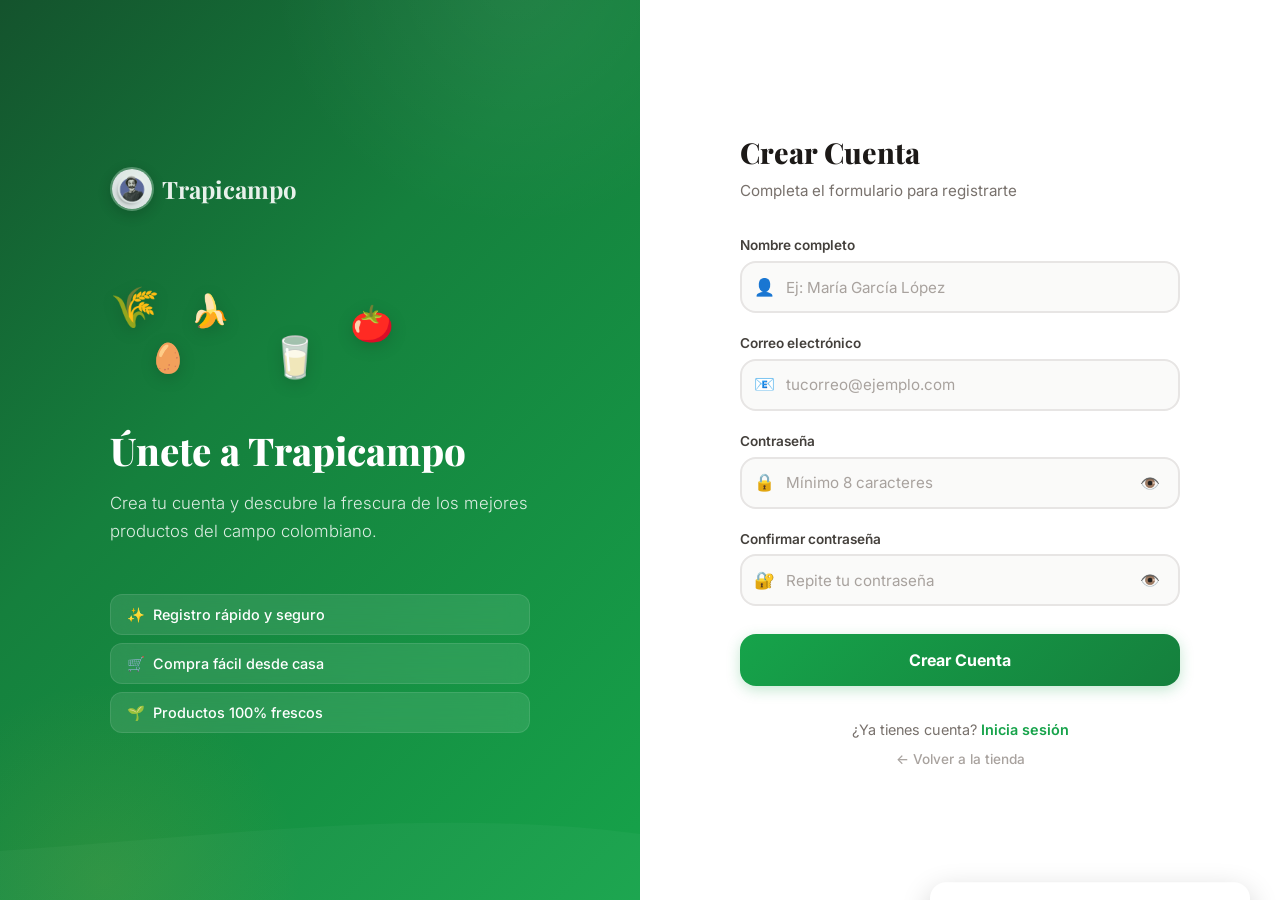
<file: register.html>
<!DOCTYPE html>
<html lang="es">

<head>
  <meta charset="UTF-8">
  <meta name="viewport" content="width=device-width, initial-scale=1.0">
  <meta name="description" content="Trapicampo — Crea tu cuenta y disfruta de productos frescos del campo colombiano entregados a tu puerta.">
  <title>Trapicampo — Crear Cuenta</title>
  <link rel="stylesheet" href="styles.css">
  <link rel="icon" type="image/png" href="logo.png">
</head>

<body class="auth-body">
  <div class="bg-pattern"></div>

  <div class="auth-page">
    <!-- ═══ LEFT PANEL (Decorative) ═══ -->
    <div class="auth-panel">
      <div class="auth-panel__content">
        <a href="index.html" class="auth-panel__brand">
          <img src="logo.png" alt="Trapicampo" class="auth-panel__logo">
          Trapicampo
        </a>
        <div class="auth-panel__decoration">
          <span class="auth-panel__emoji auth-panel__emoji--1">🌾</span>
          <span class="auth-panel__emoji auth-panel__emoji--2">🍌</span>
          <span class="auth-panel__emoji auth-panel__emoji--3">🥛</span>
          <span class="auth-panel__emoji auth-panel__emoji--4">🍅</span>
          <span class="auth-panel__emoji auth-panel__emoji--5">🥚</span>
        </div>
        <h1 class="auth-panel__title">Únete a Trapicampo</h1>
        <p class="auth-panel__subtitle">
          Crea tu cuenta y descubre la frescura de los mejores productos del campo colombiano.
        </p>
        <div class="auth-panel__features">
          <div class="auth-panel__feature">
            <span>✨</span> Registro rápido y seguro
          </div>
          <div class="auth-panel__feature">
            <span>🛒</span> Compra fácil desde casa
          </div>
          <div class="auth-panel__feature">
            <span>🌱</span> Productos 100% frescos
          </div>
        </div>
      </div>
      <div class="auth-panel__wave"></div>
    </div>

    <!-- ═══ RIGHT PANEL (Form) ═══ -->
    <div class="auth-form-container">
      <div class="auth-form-wrapper">
        <!-- Mobile Brand -->
        <a href="index.html" class="auth-mobile-brand">
          <img src="logo.png" alt="Trapicampo" class="auth-mobile-brand__logo">
          Trapicampo
        </a>

        <div class="auth-form-header">
          <h2 class="auth-form-header__title">Crear Cuenta</h2>
          <p class="auth-form-header__subtitle">Completa el formulario para registrarte</p>
        </div>

        <!-- Success Message -->
        <div class="auth-alert auth-alert--success" id="registerSuccess" style="display:none;">
          <span class="auth-alert__icon">🎉</span>
          <span>¡Registro exitoso! Redirigiendo al inicio de sesión...</span>
        </div>

        <!-- Error Message -->
        <div class="auth-alert auth-alert--error" id="registerError" style="display:none;">
          <span class="auth-alert__icon">❌</span>
          <span id="registerErrorMsg"></span>
        </div>

        <form id="registerForm" class="auth-form" autocomplete="on" novalidate>
          <!-- Full Name -->
          <div class="auth-input-group" id="groupFullName">
            <label class="auth-label" for="regFullName">Nombre completo</label>
            <div class="auth-input-wrapper">
              <span class="auth-input-icon">👤</span>
              <input
                type="text"
                class="auth-input"
                id="regFullName"
                placeholder="Ej: María García López"
                autocomplete="name"
                required>
            </div>
            <span class="auth-field-error" id="errorFullName"></span>
          </div>

          <!-- Email -->
          <div class="auth-input-group" id="groupEmail">
            <label class="auth-label" for="regEmail">Correo electrónico</label>
            <div class="auth-input-wrapper">
              <span class="auth-input-icon">📧</span>
              <input
                type="email"
                class="auth-input"
                id="regEmail"
                placeholder="tucorreo@ejemplo.com"
                autocomplete="email"
                required>
            </div>
            <span class="auth-field-error" id="errorEmail"></span>
          </div>

          <!-- Password -->
          <div class="auth-input-group" id="groupPassword">
            <label class="auth-label" for="regPassword">Contraseña</label>
            <div class="auth-input-wrapper">
              <span class="auth-input-icon">🔒</span>
              <input
                type="password"
                class="auth-input"
                id="regPassword"
                placeholder="Mínimo 8 caracteres"
                autocomplete="new-password"
                required>
              <button type="button" class="auth-toggle-pw" id="togglePassword" aria-label="Mostrar contraseña">
                👁️
              </button>
            </div>
            <span class="auth-field-error" id="errorPassword"></span>
            <!-- Password strength indicator -->
            <div class="password-strength" id="passwordStrength" style="display:none;">
              <div class="password-strength__bar">
                <div class="password-strength__fill" id="strengthFill"></div>
              </div>
              <span class="password-strength__label" id="strengthLabel"></span>
            </div>
          </div>

          <!-- Confirm Password -->
          <div class="auth-input-group" id="groupConfirmPassword">
            <label class="auth-label" for="regConfirmPassword">Confirmar contraseña</label>
            <div class="auth-input-wrapper">
              <span class="auth-input-icon">🔐</span>
              <input
                type="password"
                class="auth-input"
                id="regConfirmPassword"
                placeholder="Repite tu contraseña"
                autocomplete="new-password"
                required>
              <button type="button" class="auth-toggle-pw" id="toggleConfirmPassword" aria-label="Mostrar contraseña">
                👁️
              </button>
            </div>
            <span class="auth-field-error" id="errorConfirmPassword"></span>
          </div>

          <!-- Submit -->
          <button type="submit" class="auth-submit" id="btnRegister">
            <span class="auth-submit__text">Crear Cuenta</span>
            <span class="auth-submit__loader" style="display:none;">
              <span class="auth-spinner"></span>
            </span>
          </button>
        </form>

        <!-- Footer -->
        <div class="auth-footer">
          <p>¿Ya tienes cuenta? <a href="login.html" class="auth-link">Inicia sesión</a></p>
          <a href="index.html" class="auth-link auth-link--back">← Volver a la tienda</a>
        </div>
      </div>
    </div>
  </div>

  <!-- Toast -->
  <div class="toast" id="toast">
    <span class="toast__icon" id="toastIcon">✅</span>
    <span id="toastMsg">Mensaje</span>
  </div>

  <script src="auth.js"></script>
  <script>
    document.addEventListener('DOMContentLoaded', () => {
      // If already logged in, redirect
      if (isLoggedIn()) {
        window.location.href = 'index.html';
        return;
      }

      const form = document.getElementById('registerForm');
      const fullNameInput = document.getElementById('regFullName');
      const emailInput = document.getElementById('regEmail');
      const passwordInput = document.getElementById('regPassword');
      const confirmPasswordInput = document.getElementById('regConfirmPassword');
      const btnRegister = document.getElementById('btnRegister');
      const successEl = document.getElementById('registerSuccess');
      const errorEl = document.getElementById('registerError');
      const errorMsgEl = document.getElementById('registerErrorMsg');

      // Toggle password visibility
      document.getElementById('togglePassword').addEventListener('click', () => {
        const isPassword = passwordInput.type === 'password';
        passwordInput.type = isPassword ? 'text' : 'password';
        document.getElementById('togglePassword').textContent = isPassword ? '🙈' : '👁️';
      });

      document.getElementById('toggleConfirmPassword').addEventListener('click', () => {
        const isPassword = confirmPasswordInput.type === 'password';
        confirmPasswordInput.type = isPassword ? 'text' : 'password';
        document.getElementById('toggleConfirmPassword').textContent = isPassword ? '🙈' : '👁️';
      });

      // Password strength indicator
      passwordInput.addEventListener('input', () => {
        const pw = passwordInput.value;
        const strengthEl = document.getElementById('passwordStrength');
        const fillEl = document.getElementById('strengthFill');
        const labelEl = document.getElementById('strengthLabel');

        if (pw.length === 0) {
          strengthEl.style.display = 'none';
          return;
        }

        strengthEl.style.display = 'flex';
        const strength = getPasswordStrength(pw);
        fillEl.style.width = strength.percent + '%';
        fillEl.style.background = strength.color;
        labelEl.textContent = strength.label;
        labelEl.style.color = strength.color;

        clearFieldError('Password');
      });

      // Clear errors on input
      fullNameInput.addEventListener('input', () => clearFieldError('FullName'));
      emailInput.addEventListener('input', () => clearFieldError('Email'));
      confirmPasswordInput.addEventListener('input', () => clearFieldError('ConfirmPassword'));

      function showFieldError(field, msg) {
        const group = document.getElementById('group' + field);
        const error = document.getElementById('error' + field);
        if (group) group.classList.add('auth-input-group--error');
        if (error) error.textContent = msg;
      }

      function clearFieldError(field) {
        const group = document.getElementById('group' + field);
        const error = document.getElementById('error' + field);
        if (group) group.classList.remove('auth-input-group--error');
        if (error) error.textContent = '';
      }

      function clearAllErrors() {
        ['FullName', 'Email', 'Password', 'ConfirmPassword'].forEach(clearFieldError);
        errorEl.style.display = 'none';
      }

      function setLoading(loading) {
        btnRegister.disabled = loading;
        btnRegister.querySelector('.auth-submit__text').style.display = loading ? 'none' : '';
        btnRegister.querySelector('.auth-submit__loader').style.display = loading ? 'flex' : 'none';
      }

      // Form submission
      form.addEventListener('submit', async (e) => {
        e.preventDefault();
        clearAllErrors();

        const fullName = fullNameInput.value.trim();
        const email = emailInput.value.trim();
        const password = passwordInput.value;
        const confirmPassword = confirmPasswordInput.value;

        let hasError = false;

        // Client-side validation first
        if (!fullName || fullName.length < 2) {
          showFieldError('FullName', 'El nombre debe tener al menos 2 caracteres');
          hasError = true;
        }

        if (!email) {
          showFieldError('Email', 'El correo es obligatorio');
          hasError = true;
        } else if (!validateEmail(email)) {
          showFieldError('Email', 'El formato del correo no es válido');
          hasError = true;
        }

        if (!password) {
          showFieldError('Password', 'La contraseña es obligatoria');
          hasError = true;
        } else {
          const pwdValidation = validatePassword(password);
          if (!pwdValidation.isValid) {
            showFieldError('Password', pwdValidation.errors[0]);
            hasError = true;
          }
        }

        if (!confirmPassword) {
          showFieldError('ConfirmPassword', 'Debes confirmar la contraseña');
          hasError = true;
        } else if (password !== confirmPassword) {
          showFieldError('ConfirmPassword', 'Las contraseñas no coinciden');
          hasError = true;
        }

        if (hasError) return;

        setLoading(true);

        // Small delay for UX
        await new Promise(r => setTimeout(r, 800));

        const result = await registerUser(fullName, email, password, confirmPassword);

        if (!result.success) {
          setLoading(false);
          // Show field-specific errors
          if (result.errors) {
            if (result.errors.fullName) showFieldError('FullName', result.errors.fullName);
            if (result.errors.email) showFieldError('Email', result.errors.email);
            if (result.errors.password) showFieldError('Password', result.errors.password);
            if (result.errors.confirmPassword) showFieldError('ConfirmPassword', result.errors.confirmPassword);
          }
          return;
        }

        // Success!
        setLoading(false);
        form.style.display = 'none';
        successEl.style.display = 'flex';

        // Redirect to login after 2 seconds
        setTimeout(() => {
          window.location.href = 'login.html';
        }, 2000);
      });
    });
  </script>
</body>

</html>
</file>
<file: styles.css>
/* ============================================
   TRAPICAMPO — Design System & Styles
   Organic Greens · Earth Tones · Fresh & Clean
   ============================================ */

@import url('https://fonts.googleapis.com/css2?family=Inter:wght@300;400;500;600;700;800;900&family=Playfair+Display:wght@600;700;800&display=swap');

/* ── CSS Custom Properties ── */
:root {
  /* Primary Greens */
  --green-50:  #f0fdf0;
  --green-100: #dcfce7;
  --green-200: #bbf7d0;
  --green-300: #86efac;
  --green-400: #4ade80;
  --green-500: #22c55e;
  --green-600: #16a34a;
  --green-700: #15803d;
  --green-800: #166534;
  --green-900: #14532d;
  --green-950: #052e16;

  /* Earth Tones */
  --earth-50:  #fefdf5;
  --earth-100: #fdf8e1;
  --earth-200: #faefc3;
  --earth-300: #f5e08e;
  --earth-400: #eecb52;
  --earth-500: #e4b429;
  --earth-600: #c8911c;
  --earth-700: #a16c19;
  --earth-800: #85561c;
  --earth-900: #71471d;

  /* Neutrals */
  --gray-50:  #fafaf9;
  --gray-100: #f5f5f4;
  --gray-200: #e7e5e4;
  --gray-300: #d6d3d1;
  --gray-400: #a8a29e;
  --gray-500: #78716c;
  --gray-600: #57534e;
  --gray-700: #44403c;
  --gray-800: #292524;
  --gray-900: #1c1917;

  /* Semantic */
  --success: #22c55e;
  --warning: #f59e0b;
  --danger:  #ef4444;
  --info:    #3b82f6;

  /* Surfaces */
  --surface-primary:   #ffffff;
  --surface-secondary: var(--gray-50);
  --surface-elevated:  rgba(255, 255, 255, 0.85);
  --surface-glass:     rgba(255, 255, 255, 0.6);

  /* Typography */
  --font-sans:    'Inter', system-ui, -apple-system, sans-serif;
  --font-display: 'Playfair Display', Georgia, serif;

  /* Spacing */
  --space-xs:  0.25rem;
  --space-sm:  0.5rem;
  --space-md:  1rem;
  --space-lg:  1.5rem;
  --space-xl:  2rem;
  --space-2xl: 3rem;
  --space-3xl: 4rem;

  /* Radius */
  --radius-sm:   0.375rem;
  --radius-md:   0.5rem;
  --radius-lg:   0.75rem;
  --radius-xl:   1rem;
  --radius-2xl:  1.5rem;
  --radius-full: 9999px;

  /* Shadows */
  --shadow-sm:   0 1px 2px rgba(0,0,0,0.05);
  --shadow-md:   0 4px 6px -1px rgba(0,0,0,0.07), 0 2px 4px -2px rgba(0,0,0,0.05);
  --shadow-lg:   0 10px 15px -3px rgba(0,0,0,0.08), 0 4px 6px -4px rgba(0,0,0,0.04);
  --shadow-xl:   0 20px 25px -5px rgba(0,0,0,0.1), 0 8px 10px -6px rgba(0,0,0,0.04);
  --shadow-glow: 0 0 20px rgba(34, 197, 94, 0.15);

  /* Transitions */
  --ease-out:    cubic-bezier(0.16, 1, 0.3, 1);
  --ease-spring: cubic-bezier(0.34, 1.56, 0.64, 1);
  --duration:    0.3s;
}

/* ── Reset & Base ── */
*, *::before, *::after {
  box-sizing: border-box;
  margin: 0;
  padding: 0;
}

html {
  font-size: 16px;
  scroll-behavior: smooth;
  -webkit-font-smoothing: antialiased;
  -moz-osx-font-smoothing: grayscale;
}

body {
  font-family: var(--font-sans);
  color: var(--gray-800);
  background: var(--surface-secondary);
  line-height: 1.6;
  min-height: 100vh;
  overflow-x: hidden;
}

img {
  max-width: 100%;
  height: auto;
  display: block;
}

a {
  color: inherit;
  text-decoration: none;
}

button {
  cursor: pointer;
  font-family: inherit;
  border: none;
  background: none;
}

input, select, textarea {
  font-family: inherit;
  font-size: inherit;
}

ul, ol { list-style: none; }

/* ── Utility Classes ── */
.container {
  width: 100%;
  max-width: 1280px;
  margin: 0 auto;
  padding: 0 var(--space-lg);
}

.sr-only {
  position: absolute;
  width: 1px;
  height: 1px;
  padding: 0;
  margin: -1px;
  overflow: hidden;
  clip: rect(0,0,0,0);
  border: 0;
}

/* ── Animated Background Pattern ── */
.bg-pattern {
  position: fixed;
  top: 0; left: 0;
  width: 100%; height: 100%;
  z-index: -1;
  background:
    radial-gradient(ellipse at 20% 50%, rgba(34, 197, 94, 0.04) 0%, transparent 50%),
    radial-gradient(ellipse at 80% 20%, rgba(228, 180, 41, 0.04) 0%, transparent 50%),
    radial-gradient(ellipse at 50% 80%, rgba(21, 128, 61, 0.03) 0%, transparent 50%),
    var(--surface-secondary);
}

/* ══════════════════════════════════
   HEADER / NAVBAR
   ══════════════════════════════════ */
.navbar {
  position: sticky;
  top: 0;
  z-index: 1000;
  background: var(--surface-elevated);
  backdrop-filter: blur(20px) saturate(180%);
  -webkit-backdrop-filter: blur(20px) saturate(180%);
  border-bottom: 1px solid rgba(0,0,0,0.06);
  transition: box-shadow var(--duration) var(--ease-out);
}

.navbar.scrolled {
  box-shadow: var(--shadow-lg);
}

.navbar__inner {
  display: flex;
  align-items: center;
  justify-content: space-between;
  height: 72px;
  gap: var(--space-lg);
}

.navbar__brand {
  display: flex;
  align-items: center;
  gap: var(--space-sm);
  font-family: var(--font-display);
  font-size: 1.5rem;
  font-weight: 700;
  color: var(--green-800);
  flex-shrink: 0;
}

.navbar__brand-logo {
  width: 44px;
  height: 44px;
  border-radius: 50%;
  object-fit: cover;
  box-shadow: 0 2px 10px rgba(22, 163, 74, 0.3);
}

.navbar__search {
  flex: 1;
  max-width: 480px;
  position: relative;
}

.navbar__search input {
  width: 100%;
  height: 44px;
  padding: 0 var(--space-lg) 0 44px;
  background: var(--gray-100);
  border: 2px solid transparent;
  border-radius: var(--radius-full);
  font-size: 0.9rem;
  color: var(--gray-800);
  transition: all var(--duration) var(--ease-out);
  outline: none;
}

.navbar__search input::placeholder {
  color: var(--gray-400);
}

.navbar__search input:focus {
  background: white;
  border-color: var(--green-400);
  box-shadow: 0 0 0 4px rgba(34, 197, 94, 0.1);
}

.navbar__search-icon {
  position: absolute;
  left: 14px;
  top: 50%;
  transform: translateY(-50%);
  color: var(--gray-400);
  font-size: 1.1rem;
  pointer-events: none;
}

.navbar__actions {
  display: flex;
  align-items: center;
  gap: var(--space-sm);
  flex-shrink: 0;
}

.navbar__btn {
  position: relative;
  display: flex;
  align-items: center;
  gap: var(--space-xs);
  padding: var(--space-sm) var(--space-md);
  border-radius: var(--radius-full);
  font-weight: 500;
  font-size: 0.9rem;
  color: var(--gray-600);
  transition: all var(--duration) var(--ease-out);
}

.navbar__btn:hover {
  background: var(--green-50);
  color: var(--green-700);
}

.navbar__btn--cart {
  background: var(--green-600);
  color: white;
  padding: var(--space-sm) var(--space-lg);
}

.navbar__btn--cart:hover {
  background: var(--green-700);
  color: white;
  transform: translateY(-1px);
  box-shadow: 0 4px 12px rgba(22, 163, 74, 0.3);
}

.cart-badge {
  position: absolute;
  top: -4px;
  right: -4px;
  background: var(--danger);
  color: white;
  font-size: 0.7rem;
  font-weight: 700;
  width: 20px;
  height: 20px;
  border-radius: 50%;
  display: flex;
  align-items: center;
  justify-content: center;
  border: 2px solid white;
  animation: badgePop 0.3s var(--ease-spring);
}

@keyframes badgePop {
  0% { transform: scale(0); }
  100% { transform: scale(1); }
}

/* Mobile nav toggle */
.navbar__toggle {
  display: none;
  font-size: 1.5rem;
  color: var(--gray-700);
  padding: var(--space-sm);
}

/* ══════════════════════════════════
   HERO SECTION
   ══════════════════════════════════ */
.hero {
  position: relative;
  background: linear-gradient(135deg, var(--green-900) 0%, var(--green-700) 50%, var(--green-600) 100%);
  color: white;
  overflow: hidden;
  min-height: 420px;
  display: flex;
  align-items: center;
}

.hero::before {
  content: '';
  position: absolute;
  top: -50%;
  right: -20%;
  width: 600px;
  height: 600px;
  background: radial-gradient(circle, rgba(255,255,255,0.08) 0%, transparent 70%);
  border-radius: 50%;
  animation: heroFloat 8s ease-in-out infinite;
}

.hero::after {
  content: '';
  position: absolute;
  bottom: -30%;
  left: -10%;
  width: 400px;
  height: 400px;
  background: radial-gradient(circle, rgba(228,180,41,0.12) 0%, transparent 70%);
  border-radius: 50%;
  animation: heroFloat 10s ease-in-out infinite reverse;
}

@keyframes heroFloat {
  0%, 100% { transform: translate(0, 0); }
  50% { transform: translate(30px, -20px); }
}

.hero__content {
  position: relative;
  z-index: 1;
  padding: var(--space-3xl) 0;
}

.hero__badge {
  display: inline-flex;
  align-items: center;
  gap: var(--space-xs);
  padding: var(--space-xs) var(--space-md);
  background: rgba(255,255,255,0.15);
  backdrop-filter: blur(10px);
  border-radius: var(--radius-full);
  font-size: 0.85rem;
  font-weight: 500;
  margin-bottom: var(--space-lg);
  border: 1px solid rgba(255,255,255,0.2);
}

.hero__title {
  font-family: var(--font-display);
  font-size: clamp(2.2rem, 5vw, 3.5rem);
  font-weight: 800;
  line-height: 1.15;
  margin-bottom: var(--space-md);
  max-width: 600px;
}

.hero__title span {
  color: var(--earth-300);
}

.hero__subtitle {
  font-size: 1.1rem;
  font-weight: 300;
  opacity: 0.9;
  max-width: 500px;
  margin-bottom: var(--space-xl);
  line-height: 1.7;
}

.hero__cta {
  display: inline-flex;
  align-items: center;
  gap: var(--space-sm);
  padding: var(--space-md) var(--space-2xl);
  background: white;
  color: var(--green-800);
  font-weight: 700;
  font-size: 1rem;
  border-radius: var(--radius-full);
  transition: all var(--duration) var(--ease-out);
  box-shadow: 0 4px 14px rgba(0,0,0,0.15);
}

.hero__cta:hover {
  transform: translateY(-2px);
  box-shadow: 0 8px 25px rgba(0,0,0,0.2);
}

/* ══════════════════════════════════
   CATEGORIES BAR
   ══════════════════════════════════ */
.categories {
  padding: var(--space-xl) 0;
  border-bottom: 1px solid var(--gray-200);
  background: white;
}

.categories__list {
  display: flex;
  gap: var(--space-sm);
  overflow-x: auto;
  -webkit-overflow-scrolling: touch;
  scrollbar-width: none;
  padding-bottom: var(--space-xs);
}

.categories__list::-webkit-scrollbar { display: none; }

.category-chip {
  display: inline-flex;
  align-items: center;
  gap: var(--space-xs);
  padding: var(--space-sm) var(--space-lg);
  border-radius: var(--radius-full);
  font-size: 0.875rem;
  font-weight: 500;
  white-space: nowrap;
  border: 2px solid var(--gray-200);
  color: var(--gray-600);
  background: white;
  transition: all var(--duration) var(--ease-out);
  cursor: pointer;
}

.category-chip:hover {
  border-color: var(--green-300);
  color: var(--green-700);
  background: var(--green-50);
}

.category-chip.active {
  background: var(--green-600);
  color: white;
  border-color: var(--green-600);
  box-shadow: 0 2px 8px rgba(22, 163, 74, 0.25);
}

.category-chip__emoji {
  font-size: 1.15rem;
}

/* ══════════════════════════════════
   PRODUCT GRID
   ══════════════════════════════════ */
.products-section {
  padding: var(--space-2xl) 0 var(--space-3xl);
}

.section-header {
  display: flex;
  align-items: center;
  justify-content: space-between;
  margin-bottom: var(--space-xl);
}

.section-header__title {
  font-family: var(--font-display);
  font-size: 1.75rem;
  font-weight: 700;
  color: var(--gray-900);
}

.section-header__count {
  font-size: 0.875rem;
  color: var(--gray-500);
}

.products-grid {
  display: grid;
  grid-template-columns: repeat(auto-fill, minmax(260px, 1fr));
  gap: var(--space-lg);
}

/* ── Product Card ── */
.product-card {
  background: white;
  border-radius: var(--radius-xl);
  overflow: hidden;
  border: 1px solid var(--gray-200);
  transition: all var(--duration) var(--ease-out);
  display: flex;
  flex-direction: column;
  position: relative;
}

.product-card:hover {
  transform: translateY(-4px);
  box-shadow: var(--shadow-xl);
  border-color: var(--green-200);
}

.product-card__image {
  position: relative;
  aspect-ratio: 4/3;
  background: linear-gradient(135deg, var(--green-50), var(--earth-50));
  display: flex;
  align-items: center;
  justify-content: center;
  overflow: hidden;
}

.product-card__image-emoji {
  font-size: 4rem;
  transition: transform 0.4s var(--ease-spring);
}

.product-card:hover .product-card__image-emoji {
  transform: scale(1.15) rotate(-5deg);
}

.product-card__badge {
  position: absolute;
  top: var(--space-sm);
  left: var(--space-sm);
  padding: 2px var(--space-sm);
  border-radius: var(--radius-full);
  font-size: 0.7rem;
  font-weight: 700;
  text-transform: uppercase;
  letter-spacing: 0.5px;
}

.product-card__badge--low {
  background: rgba(239, 68, 68, 0.1);
  color: var(--danger);
  border: 1px solid rgba(239, 68, 68, 0.2);
}

.product-card__badge--organic {
  background: rgba(34, 197, 94, 0.1);
  color: var(--green-700);
  border: 1px solid rgba(34, 197, 94, 0.2);
}

.product-card__body {
  padding: var(--space-md) var(--space-lg) var(--space-lg);
  flex: 1;
  display: flex;
  flex-direction: column;
}

.product-card__category {
  font-size: 0.75rem;
  font-weight: 600;
  text-transform: uppercase;
  letter-spacing: 0.5px;
  color: var(--green-600);
  margin-bottom: var(--space-xs);
}

.product-card__name {
  font-size: 1.05rem;
  font-weight: 600;
  color: var(--gray-900);
  margin-bottom: var(--space-xs);
}

.product-card__unit {
  font-size: 0.8rem;
  color: var(--gray-400);
  margin-bottom: var(--space-md);
}

.product-card__footer {
  display: flex;
  align-items: center;
  justify-content: space-between;
  margin-top: auto;
}

.product-card__price {
  font-size: 1.35rem;
  font-weight: 800;
  color: var(--green-800);
}

.product-card__price small {
  font-size: 0.75rem;
  font-weight: 400;
  color: var(--gray-400);
}

.product-card__stock {
  font-size: 0.75rem;
  color: var(--gray-400);
}

.product-card__stock--low {
  color: var(--danger);
  font-weight: 600;
}

.btn-add-cart {
  display: flex;
  align-items: center;
  justify-content: center;
  gap: var(--space-xs);
  width: 42px;
  height: 42px;
  background: var(--green-600);
  color: white;
  border-radius: var(--radius-lg);
  font-size: 1.2rem;
  transition: all var(--duration) var(--ease-out);
  flex-shrink: 0;
}

.btn-add-cart:hover {
  background: var(--green-700);
  transform: scale(1.08);
  box-shadow: 0 4px 12px rgba(22, 163, 74, 0.3);
}

.btn-add-cart:active {
  transform: scale(0.95);
}

.btn-add-cart.added {
  background: var(--earth-500);
  animation: cartBounce 0.4s var(--ease-spring);
}

@keyframes cartBounce {
  0% { transform: scale(1); }
  50% { transform: scale(1.3); }
  100% { transform: scale(1); }
}

/* ══════════════════════════════════
   CART SIDEBAR / DRAWER
   ══════════════════════════════════ */
.cart-overlay {
  position: fixed;
  inset: 0;
  background: rgba(0,0,0,0.4);
  z-index: 2000;
  opacity: 0;
  visibility: hidden;
  transition: all var(--duration) var(--ease-out);
  backdrop-filter: blur(4px);
}

.cart-overlay.active {
  opacity: 1;
  visibility: visible;
}

.cart-drawer {
  position: fixed;
  top: 0;
  right: 0;
  width: 100%;
  max-width: 440px;
  height: 100vh;
  background: white;
  z-index: 2001;
  transform: translateX(100%);
  transition: transform 0.4s var(--ease-out);
  display: flex;
  flex-direction: column;
  box-shadow: -10px 0 40px rgba(0,0,0,0.15);
}

.cart-drawer.active {
  transform: translateX(0);
}

.cart-drawer__header {
  display: flex;
  align-items: center;
  justify-content: space-between;
  padding: var(--space-lg) var(--space-xl);
  border-bottom: 1px solid var(--gray-200);
}

.cart-drawer__title {
  font-family: var(--font-display);
  font-size: 1.3rem;
  font-weight: 700;
  color: var(--gray-900);
}

.cart-drawer__close {
  width: 36px;
  height: 36px;
  display: flex;
  align-items: center;
  justify-content: center;
  border-radius: var(--radius-md);
  font-size: 1.2rem;
  color: var(--gray-500);
  transition: all var(--duration);
}

.cart-drawer__close:hover {
  background: var(--gray-100);
  color: var(--gray-800);
}

.cart-drawer__items {
  flex: 1;
  overflow-y: auto;
  padding: var(--space-md) var(--space-xl);
}

.cart-empty {
  display: flex;
  flex-direction: column;
  align-items: center;
  justify-content: center;
  height: 100%;
  text-align: center;
  color: var(--gray-400);
}

.cart-empty__icon {
  font-size: 4rem;
  margin-bottom: var(--space-md);
  opacity: 0.5;
}

.cart-empty__text {
  font-size: 1rem;
  font-weight: 500;
}

/* Cart Item */
.cart-item {
  display: flex;
  align-items: center;
  gap: var(--space-md);
  padding: var(--space-md) 0;
  border-bottom: 1px solid var(--gray-100);
  animation: slideIn 0.3s var(--ease-out);
}

@keyframes slideIn {
  from { opacity: 0; transform: translateX(20px); }
  to   { opacity: 1; transform: translateX(0); }
}

.cart-item__image {
  width: 56px;
  height: 56px;
  background: var(--green-50);
  border-radius: var(--radius-lg);
  display: flex;
  align-items: center;
  justify-content: center;
  font-size: 1.8rem;
  flex-shrink: 0;
}

.cart-item__info {
  flex: 1;
  min-width: 0;
}

.cart-item__name {
  font-size: 0.9rem;
  font-weight: 600;
  color: var(--gray-800);
  white-space: nowrap;
  overflow: hidden;
  text-overflow: ellipsis;
}

.cart-item__price {
  font-size: 0.8rem;
  color: var(--gray-500);
}

.cart-item__qty {
  display: flex;
  align-items: center;
  gap: var(--space-xs);
  flex-shrink: 0;
}

.cart-item__qty button {
  width: 28px;
  height: 28px;
  border-radius: var(--radius-md);
  display: flex;
  align-items: center;
  justify-content: center;
  font-size: 0.9rem;
  font-weight: 700;
  border: 1px solid var(--gray-200);
  color: var(--gray-600);
  background: white;
  transition: all var(--duration);
}

.cart-item__qty button:hover {
  border-color: var(--green-400);
  color: var(--green-700);
  background: var(--green-50);
}

.cart-item__qty span {
  font-size: 0.9rem;
  font-weight: 600;
  min-width: 24px;
  text-align: center;
}

.cart-item__remove {
  color: var(--gray-400);
  font-size: 1rem;
  padding: var(--space-xs);
  transition: color var(--duration);
}

.cart-item__remove:hover {
  color: var(--danger);
}

/* Cart Footer */
.cart-drawer__footer {
  padding: var(--space-lg) var(--space-xl);
  border-top: 1px solid var(--gray-200);
  background: var(--gray-50);
}

.cart-totals {
  margin-bottom: var(--space-md);
}

.cart-totals__row {
  display: flex;
  justify-content: space-between;
  font-size: 0.9rem;
  color: var(--gray-600);
  padding: var(--space-xs) 0;
}

.cart-totals__row--total {
  font-size: 1.15rem;
  font-weight: 700;
  color: var(--gray-900);
  padding-top: var(--space-sm);
  margin-top: var(--space-xs);
  border-top: 2px solid var(--gray-200);
}

.btn-checkout {
  width: 100%;
  padding: var(--space-md) var(--space-xl);
  background: linear-gradient(135deg, var(--green-600), var(--green-700));
  color: white;
  font-weight: 700;
  font-size: 1rem;
  border-radius: var(--radius-xl);
  display: flex;
  align-items: center;
  justify-content: center;
  gap: var(--space-sm);
  transition: all var(--duration) var(--ease-out);
  box-shadow: 0 4px 14px rgba(22, 163, 74, 0.25);
}

.btn-checkout:hover {
  background: linear-gradient(135deg, var(--green-700), var(--green-800));
  transform: translateY(-1px);
  box-shadow: 0 6px 20px rgba(22, 163, 74, 0.35);
}

.btn-checkout:disabled {
  opacity: 0.5;
  cursor: not-allowed;
  transform: none;
  box-shadow: none;
}

/* ══════════════════════════════════
   CHECKOUT MODAL
   ══════════════════════════════════ */
.modal-overlay {
  position: fixed;
  inset: 0;
  background: rgba(0,0,0,0.5);
  z-index: 3000;
  display: flex;
  align-items: center;
  justify-content: center;
  padding: var(--space-lg);
  opacity: 0;
  visibility: hidden;
  transition: all var(--duration) var(--ease-out);
  backdrop-filter: blur(6px);
}

.modal-overlay.active {
  opacity: 1;
  visibility: visible;
}

.modal {
  background: white;
  border-radius: var(--radius-2xl);
  width: 100%;
  max-width: 560px;
  max-height: 90vh;
  overflow-y: auto;
  transform: scale(0.9) translateY(20px);
  transition: transform 0.4s var(--ease-spring);
  box-shadow: 0 25px 60px rgba(0,0,0,0.2);
}

.modal-overlay.active .modal {
  transform: scale(1) translateY(0);
}

.modal__header {
  display: flex;
  align-items: center;
  justify-content: space-between;
  padding: var(--space-xl) var(--space-xl) 0;
}

.modal__title {
  font-family: var(--font-display);
  font-size: 1.4rem;
  font-weight: 700;
  color: var(--gray-900);
}

.modal__close {
  width: 36px;
  height: 36px;
  border-radius: var(--radius-md);
  display: flex;
  align-items: center;
  justify-content: center;
  color: var(--gray-500);
  font-size: 1.2rem;
  transition: all var(--duration);
}

.modal__close:hover {
  background: var(--gray-100);
  color: var(--gray-800);
}

.modal__body {
  padding: var(--space-xl);
}

/* ── Forms ── */
.form-group {
  margin-bottom: var(--space-lg);
}

.form-label {
  display: block;
  font-size: 0.85rem;
  font-weight: 600;
  color: var(--gray-700);
  margin-bottom: var(--space-xs);
}

.form-input {
  width: 100%;
  height: 48px;
  padding: 0 var(--space-md);
  border: 2px solid var(--gray-200);
  border-radius: var(--radius-lg);
  font-size: 0.95rem;
  color: var(--gray-800);
  background: white;
  outline: none;
  transition: all var(--duration) var(--ease-out);
}

.form-input:focus {
  border-color: var(--green-400);
  box-shadow: 0 0 0 4px rgba(34, 197, 94, 0.1);
}

.form-input::placeholder {
  color: var(--gray-400);
}

textarea.form-input {
  height: auto;
  min-height: 80px;
  padding: var(--space-md);
  resize: vertical;
}

.form-select {
  appearance: none;
  background-image: url("data:image/svg+xml,%3Csvg xmlns='http://www.w3.org/2000/svg' width='12' height='12' viewBox='0 0 12 12'%3E%3Cpath fill='%2378716c' d='M6 8L1 3h10z'/%3E%3C/svg%3E");
  background-repeat: no-repeat;
  background-position: right 14px center;
  padding-right: 40px;
}

.form-row {
  display: grid;
  grid-template-columns: 1fr 1fr;
  gap: var(--space-md);
}

/* Payment method radio cards */
.payment-options {
  display: grid;
  grid-template-columns: 1fr 1fr;
  gap: var(--space-md);
}

.payment-card {
  position: relative;
  padding: var(--space-md);
  border: 2px solid var(--gray-200);
  border-radius: var(--radius-lg);
  text-align: center;
  cursor: pointer;
  transition: all var(--duration) var(--ease-out);
}

.payment-card:hover {
  border-color: var(--green-300);
}

.payment-card.selected {
  border-color: var(--green-500);
  background: var(--green-50);
  box-shadow: 0 0 0 3px rgba(34, 197, 94, 0.1);
}

.payment-card input {
  position: absolute;
  opacity: 0;
}

.payment-card__icon {
  font-size: 1.6rem;
  margin-bottom: var(--space-xs);
}

.payment-card__label {
  font-size: 0.85rem;
  font-weight: 600;
  color: var(--gray-700);
}

/* Order Summary in checkout */
.order-summary {
  background: var(--gray-50);
  border-radius: var(--radius-lg);
  padding: var(--space-lg);
  margin-bottom: var(--space-lg);
}

.order-summary__title {
  font-weight: 700;
  font-size: 0.9rem;
  color: var(--gray-800);
  margin-bottom: var(--space-md);
}

.order-summary__item {
  display: flex;
  justify-content: space-between;
  font-size: 0.85rem;
  color: var(--gray-600);
  padding: var(--space-xs) 0;
}

.order-summary__total {
  display: flex;
  justify-content: space-between;
  font-size: 1.05rem;
  font-weight: 700;
  color: var(--gray-900);
  padding-top: var(--space-sm);
  margin-top: var(--space-sm);
  border-top: 2px dashed var(--gray-300);
}

.btn-submit-order {
  width: 100%;
  padding: var(--space-md) var(--space-xl);
  background: linear-gradient(135deg, var(--green-600), var(--green-700));
  color: white;
  font-weight: 700;
  font-size: 1rem;
  border-radius: var(--radius-xl);
  display: flex;
  align-items: center;
  justify-content: center;
  gap: var(--space-sm);
  transition: all var(--duration) var(--ease-out);
  box-shadow: 0 4px 14px rgba(22, 163, 74, 0.25);
}

.btn-submit-order:hover {
  background: linear-gradient(135deg, var(--green-700), var(--green-800));
  transform: translateY(-1px);
  box-shadow: 0 6px 20px rgba(22, 163, 74, 0.35);
}

/* ══════════════════════════════════
   SUCCESS TOAST / NOTIFICATION
   ══════════════════════════════════ */
.toast {
  position: fixed;
  bottom: 30px;
  right: 30px;
  z-index: 5000;
  min-width: 320px;
  padding: var(--space-md) var(--space-lg);
  border-radius: var(--radius-xl);
  color: white;
  font-weight: 500;
  font-size: 0.9rem;
  display: flex;
  align-items: center;
  gap: var(--space-sm);
  transform: translateY(120%);
  transition: transform 0.4s var(--ease-spring);
  box-shadow: 0 10px 30px rgba(0,0,0,0.2);
}

.toast.active {
  transform: translateY(0);
}

.toast--success {
  background: linear-gradient(135deg, var(--green-600), var(--green-700));
}

.toast--error {
  background: linear-gradient(135deg, var(--danger), #dc2626);
}

.toast--warning {
  background: linear-gradient(135deg, var(--earth-600), var(--earth-700));
}

.toast__icon { font-size: 1.2rem; }

/* ══════════════════════════════════
   FOOTER
   ══════════════════════════════════ */
.footer {
  background: var(--green-950);
  color: rgba(255,255,255,0.7);
  padding: var(--space-3xl) 0 var(--space-xl);
  margin-top: var(--space-3xl);
}

.footer__grid {
  display: grid;
  grid-template-columns: 2fr 1fr 1fr 1fr;
  gap: var(--space-2xl);
  margin-bottom: var(--space-2xl);
}

.footer__brand {
  display: flex;
  align-items: center;
  gap: var(--space-sm);
  font-family: var(--font-display);
  font-size: 1.5rem;
  font-weight: 700;
  color: white;
  margin-bottom: var(--space-sm);
}

.footer__brand-logo {
  width: 36px;
  height: 36px;
  border-radius: 50%;
  object-fit: cover;
  border: 2px solid rgba(255, 255, 255, 0.2);
}

.footer__desc {
  font-size: 0.9rem;
  line-height: 1.7;
  max-width: 300px;
}

.footer__heading {
  font-size: 0.85rem;
  font-weight: 700;
  color: white;
  text-transform: uppercase;
  letter-spacing: 1px;
  margin-bottom: var(--space-md);
}

.footer__link {
  display: block;
  font-size: 0.9rem;
  padding: var(--space-xs) 0;
  transition: color var(--duration);
}

.footer__link:hover {
  color: var(--green-400);
}

.footer__bottom {
  text-align: center;
  font-size: 0.8rem;
  padding-top: var(--space-xl);
  border-top: 1px solid rgba(255,255,255,0.1);
}

/* ══════════════════════════════════
   ADMIN DASHBOARD
   ══════════════════════════════════ */
.admin-layout {
  display: grid;
  grid-template-columns: 260px 1fr;
  min-height: 100vh;
}

/* Sidebar */
.sidebar {
  background: var(--green-950);
  color: white;
  padding: var(--space-xl) 0;
  position: sticky;
  top: 0;
  height: 100vh;
  overflow-y: auto;
  display: flex;
  flex-direction: column;
}

.sidebar__brand {
  display: flex;
  align-items: center;
  gap: var(--space-sm);
  padding: 0 var(--space-xl) var(--space-xl);
  font-family: var(--font-display);
  font-size: 1.25rem;
  font-weight: 700;
  border-bottom: 1px solid rgba(255,255,255,0.1);
  margin-bottom: var(--space-lg);
}

.sidebar__brand-logo {
  width: 36px;
  height: 36px;
  border-radius: 50%;
  object-fit: cover;
  border: 1px solid rgba(255, 255, 255, 0.2);
}

.sidebar__label {
  font-size: 0.7rem;
  font-weight: 600;
  text-transform: uppercase;
  letter-spacing: 1.5px;
  color: rgba(255,255,255,0.4);
  padding: var(--space-md) var(--space-xl) var(--space-sm);
}

.sidebar__link {
  display: flex;
  align-items: center;
  gap: var(--space-sm);
  padding: var(--space-sm) var(--space-xl);
  font-size: 0.9rem;
  font-weight: 500;
  color: rgba(255,255,255,0.65);
  transition: all var(--duration);
  border-left: 3px solid transparent;
  margin: 2px 0;
}

.sidebar__link:hover {
  background: rgba(255,255,255,0.05);
  color: white;
}

.sidebar__link.active {
  background: rgba(34, 197, 94, 0.15);
  color: var(--green-400);
  border-left-color: var(--green-400);
}

.sidebar__link-icon {
  font-size: 1.15rem;
  width: 24px;
  text-align: center;
}

.sidebar__footer {
  margin-top: auto;
  padding: var(--space-lg) var(--space-xl);
  border-top: 1px solid rgba(255,255,255,0.1);
}

.sidebar__footer a {
  display: flex;
  align-items: center;
  gap: var(--space-sm);
  font-size: 0.85rem;
  color: rgba(255,255,255,0.5);
  transition: color var(--duration);
}

.sidebar__footer a:hover {
  color: white;
}

/* Admin Main Content */
.admin-main {
  padding: var(--space-xl) var(--space-2xl);
  background: var(--surface-secondary);
  overflow-y: auto;
}

.admin-main__header {
  display: flex;
  align-items: center;
  justify-content: space-between;
  margin-bottom: var(--space-2xl);
}

.admin-main__title {
  font-family: var(--font-display);
  font-size: 1.75rem;
  font-weight: 700;
  color: var(--gray-900);
}

.admin-main__subtitle {
  font-size: 0.9rem;
  color: var(--gray-500);
  margin-top: var(--space-xs);
}

/* Stats Cards */
.stats-grid {
  display: grid;
  grid-template-columns: repeat(auto-fit, minmax(220px, 1fr));
  gap: var(--space-lg);
  margin-bottom: var(--space-2xl);
}

.stat-card {
  background: white;
  border-radius: var(--radius-xl);
  padding: var(--space-xl);
  border: 1px solid var(--gray-200);
  transition: all var(--duration) var(--ease-out);
  position: relative;
  overflow: hidden;
}

.stat-card::before {
  content: '';
  position: absolute;
  top: 0;
  left: 0;
  right: 0;
  height: 3px;
}

.stat-card--green::before { background: linear-gradient(90deg, var(--green-400), var(--green-600)); }
.stat-card--gold::before  { background: linear-gradient(90deg, var(--earth-400), var(--earth-600)); }
.stat-card--blue::before  { background: linear-gradient(90deg, var(--info), #2563eb); }
.stat-card--red::before   { background: linear-gradient(90deg, #f87171, var(--danger)); }

.stat-card:hover {
  transform: translateY(-2px);
  box-shadow: var(--shadow-lg);
}

.stat-card__icon {
  width: 48px;
  height: 48px;
  border-radius: var(--radius-lg);
  display: flex;
  align-items: center;
  justify-content: center;
  font-size: 1.4rem;
  margin-bottom: var(--space-md);
}

.stat-card--green .stat-card__icon { background: var(--green-100); }
.stat-card--gold .stat-card__icon  { background: var(--earth-100); }
.stat-card--blue .stat-card__icon  { background: rgba(59, 130, 246, 0.1); }
.stat-card--red .stat-card__icon   { background: rgba(239, 68, 68, 0.1); }

.stat-card__value {
  font-size: 1.8rem;
  font-weight: 800;
  color: var(--gray-900);
  line-height: 1;
  margin-bottom: var(--space-xs);
}

.stat-card__label {
  font-size: 0.85rem;
  color: var(--gray-500);
}

/* Admin Tables */
.admin-card {
  background: white;
  border-radius: var(--radius-xl);
  border: 1px solid var(--gray-200);
  overflow: hidden;
  margin-bottom: var(--space-xl);
}

.admin-card__header {
  display: flex;
  align-items: center;
  justify-content: space-between;
  padding: var(--space-lg) var(--space-xl);
  border-bottom: 1px solid var(--gray-100);
}

.admin-card__title {
  font-size: 1.05rem;
  font-weight: 700;
  color: var(--gray-800);
}

.btn-primary {
  display: inline-flex;
  align-items: center;
  gap: var(--space-xs);
  padding: var(--space-sm) var(--space-lg);
  background: var(--green-600);
  color: white;
  font-weight: 600;
  font-size: 0.85rem;
  border-radius: var(--radius-lg);
  transition: all var(--duration) var(--ease-out);
}

.btn-primary:hover {
  background: var(--green-700);
  transform: translateY(-1px);
  box-shadow: 0 4px 12px rgba(22, 163, 74, 0.25);
}

.btn-secondary {
  display: inline-flex;
  align-items: center;
  gap: var(--space-xs);
  padding: var(--space-sm) var(--space-lg);
  background: white;
  color: var(--gray-700);
  font-weight: 600;
  font-size: 0.85rem;
  border: 1px solid var(--gray-300);
  border-radius: var(--radius-lg);
  transition: all var(--duration) var(--ease-out);
}

.btn-secondary:hover {
  background: var(--gray-50);
  border-color: var(--gray-400);
}

.btn-danger {
  display: inline-flex;
  align-items: center;
  gap: var(--space-xs);
  padding: var(--space-sm) var(--space-md);
  background: rgba(239, 68, 68, 0.1);
  color: var(--danger);
  font-weight: 600;
  font-size: 0.8rem;
  border-radius: var(--radius-md);
  transition: all var(--duration);
}

.btn-danger:hover {
  background: var(--danger);
  color: white;
}

.btn-edit {
  display: inline-flex;
  align-items: center;
  gap: var(--space-xs);
  padding: var(--space-sm) var(--space-md);
  background: rgba(59, 130, 246, 0.1);
  color: var(--info);
  font-weight: 600;
  font-size: 0.8rem;
  border-radius: var(--radius-md);
  transition: all var(--duration);
}

.btn-edit:hover {
  background: var(--info);
  color: white;
}

/* Data Table */
.data-table {
  width: 100%;
  border-collapse: collapse;
}

.data-table th {
  text-align: left;
  padding: var(--space-md) var(--space-xl);
  font-size: 0.75rem;
  font-weight: 700;
  text-transform: uppercase;
  letter-spacing: 0.5px;
  color: var(--gray-500);
  background: var(--gray-50);
  border-bottom: 1px solid var(--gray-200);
}

.data-table td {
  padding: var(--space-md) var(--space-xl);
  font-size: 0.9rem;
  color: var(--gray-700);
  border-bottom: 1px solid var(--gray-100);
  vertical-align: middle;
}

.data-table tbody tr {
  transition: background var(--duration);
}

.data-table tbody tr:hover {
  background: var(--green-50);
}

.data-table__product {
  display: flex;
  align-items: center;
  gap: var(--space-sm);
}

.data-table__product-icon {
  width: 40px;
  height: 40px;
  background: var(--green-50);
  border-radius: var(--radius-md);
  display: flex;
  align-items: center;
  justify-content: center;
  font-size: 1.2rem;
  flex-shrink: 0;
}

.data-table__product-name {
  font-weight: 600;
  color: var(--gray-800);
}

.data-table__actions {
  display: flex;
  gap: var(--space-xs);
}

/* Stock Badge */
.stock-badge {
  display: inline-flex;
  align-items: center;
  gap: 4px;
  padding: 2px var(--space-sm);
  border-radius: var(--radius-full);
  font-size: 0.8rem;
  font-weight: 600;
}

.stock-badge--ok {
  background: var(--green-100);
  color: var(--green-700);
}

.stock-badge--low {
  background: rgba(239, 68, 68, 0.1);
  color: var(--danger);
  animation: pulse 2s infinite;
}

@keyframes pulse {
  0%, 100% { opacity: 1; }
  50% { opacity: 0.6; }
}

.stock-badge--medium {
  background: rgba(245, 158, 11, 0.1);
  color: var(--warning);
}

/* Status Select / Badge for Orders */
.status-select {
  padding: var(--space-xs) var(--space-sm);
  border-radius: var(--radius-md);
  font-size: 0.8rem;
  font-weight: 600;
  border: 1px solid var(--gray-200);
  outline: none;
  cursor: pointer;
  background: white;
  transition: all var(--duration);
}

.status-badge {
  display: inline-flex;
  align-items: center;
  gap: 4px;
  padding: 4px var(--space-sm);
  border-radius: var(--radius-full);
  font-size: 0.78rem;
  font-weight: 600;
}

.status-badge--preparing {
  background: rgba(245, 158, 11, 0.12);
  color: #b45309;
}

.status-badge--shipping {
  background: rgba(59, 130, 246, 0.12);
  color: #1d4ed8;
}

.status-badge--delivered {
  background: rgba(34, 197, 94, 0.12);
  color: var(--green-700);
}

/* Admin Modal for Add/Edit Product */
.admin-modal-overlay {
  position: fixed;
  inset: 0;
  background: rgba(0,0,0,0.5);
  z-index: 3000;
  display: flex;
  align-items: center;
  justify-content: center;
  padding: var(--space-lg);
  opacity: 0;
  visibility: hidden;
  transition: all var(--duration) var(--ease-out);
  backdrop-filter: blur(6px);
}

.admin-modal-overlay.active {
  opacity: 1;
  visibility: visible;
}

.admin-modal {
  background: white;
  border-radius: var(--radius-2xl);
  width: 100%;
  max-width: 520px;
  max-height: 90vh;
  overflow-y: auto;
  transform: scale(0.9) translateY(20px);
  transition: transform 0.4s var(--ease-spring);
  box-shadow: 0 25px 60px rgba(0,0,0,0.2);
}

.admin-modal-overlay.active .admin-modal {
  transform: scale(1) translateY(0);
}

.admin-modal__header {
  display: flex;
  align-items: center;
  justify-content: space-between;
  padding: var(--space-xl) var(--space-xl) 0;
}

.admin-modal__title {
  font-family: var(--font-display);
  font-size: 1.3rem;
  font-weight: 700;
  color: var(--gray-900);
}

.admin-modal__body {
  padding: var(--space-xl);
}

/* Tab Navigation for Admin Sections */
.admin-tabs {
  display: none; /* shown on mobile */
}

/* Admin section visibility */
.admin-section {
  display: none;
}

.admin-section.active {
  display: block;
}

/* ══════════════════════════════════
   RESPONSIVE
   ══════════════════════════════════ */
@media (max-width: 1024px) {
  .admin-layout {
    grid-template-columns: 1fr;
  }

  .sidebar {
    position: fixed;
    left: -280px;
    width: 260px;
    z-index: 4000;
    transition: left 0.4s var(--ease-out);
  }

  .sidebar.open {
    left: 0;
  }

  .sidebar-overlay {
    position: fixed;
    inset: 0;
    background: rgba(0,0,0,0.4);
    z-index: 3999;
    opacity: 0;
    visibility: hidden;
    transition: all var(--duration);
  }

  .sidebar-overlay.active {
    opacity: 1;
    visibility: visible;
  }

  .admin-main {
    padding: var(--space-lg);
  }

  .footer__grid {
    grid-template-columns: 1fr 1fr;
    gap: var(--space-xl);
  }
}

@media (max-width: 768px) {
  .navbar__search {
    display: none;
  }

  .navbar__toggle {
    display: flex;
  }

  .navbar__actions {
    gap: var(--space-xs);
  }

  .navbar__btn span:not(.cart-badge) {
    display: none;
  }

  .hero__content {
    padding: var(--space-2xl) 0;
  }

  .products-grid {
    grid-template-columns: repeat(auto-fill, minmax(160px, 1fr));
    gap: var(--space-md);
  }

  .product-card__image-emoji {
    font-size: 2.8rem;
  }

  .product-card__body {
    padding: var(--space-sm) var(--space-md) var(--space-md);
  }

  .product-card__name {
    font-size: 0.9rem;
  }

  .product-card__price {
    font-size: 1.1rem;
  }

  .btn-add-cart {
    width: 36px;
    height: 36px;
    font-size: 1rem;
  }

  .footer__grid {
    grid-template-columns: 1fr;
    gap: var(--space-lg);
  }

  .form-row {
    grid-template-columns: 1fr;
  }

  .stats-grid {
    grid-template-columns: 1fr 1fr;
  }

  .data-table {
    font-size: 0.8rem;
  }

  .data-table th,
  .data-table td {
    padding: var(--space-sm) var(--space-md);
  }

  .cart-drawer {
    max-width: 100%;
  }

  .toast {
    left: 16px;
    right: 16px;
    min-width: auto;
  }
}

@media (max-width: 480px) {
  .products-grid {
    grid-template-columns: 1fr 1fr;
    gap: var(--space-sm);
  }

  .product-card__image {
    aspect-ratio: 1;
  }

  .hero__title {
    font-size: 1.8rem;
  }

  .stats-grid {
    grid-template-columns: 1fr;
  }
}

/* ── Mobile Search (shown via toggle) ── */
.mobile-search {
  display: none;
  padding: 0 var(--space-lg) var(--space-md);
  background: var(--surface-elevated);
  backdrop-filter: blur(20px);
}

.mobile-search.active {
  display: block;
}

.mobile-search input {
  width: 100%;
  height: 44px;
  padding: 0 var(--space-lg);
  background: var(--gray-100);
  border: 2px solid transparent;
  border-radius: var(--radius-full);
  font-size: 0.9rem;
  outline: none;
  transition: all var(--duration);
}

.mobile-search input:focus {
  border-color: var(--green-400);
  background: white;
}

/* ── Animations ── */
@keyframes fadeInUp {
  from { opacity: 0; transform: translateY(20px); }
  to   { opacity: 1; transform: translateY(0); }
}

.fade-in-up {
  animation: fadeInUp 0.5s var(--ease-out) forwards;
}

/* Stagger delay classes */
.delay-1 { animation-delay: 0.05s; }
.delay-2 { animation-delay: 0.1s; }
.delay-3 { animation-delay: 0.15s; }
.delay-4 { animation-delay: 0.2s; }
.delay-5 { animation-delay: 0.25s; }
.delay-6 { animation-delay: 0.3s; }

/* Low-stock row highlight */
.row-low-stock {
  background: rgba(239, 68, 68, 0.04) !important;
}

/* Order card (mobile friendly alternative to table) */
.order-card {
  background: white;
  border-radius: var(--radius-xl);
  border: 1px solid var(--gray-200);
  padding: var(--space-lg);
  margin-bottom: var(--space-md);
  transition: all var(--duration) var(--ease-out);
}

.order-card:hover {
  box-shadow: var(--shadow-md);
}

.order-card__header {
  display: flex;
  align-items: center;
  justify-content: space-between;
  margin-bottom: var(--space-md);
}

.order-card__id {
  font-weight: 700;
  font-size: 0.9rem;
  color: var(--gray-800);
}

.order-card__date {
  font-size: 0.8rem;
  color: var(--gray-400);
}

.order-card__customer {
  font-size: 0.85rem;
  color: var(--gray-600);
  margin-bottom: var(--space-xs);
}

.order-card__address {
  font-size: 0.8rem;
  color: var(--gray-400);
  margin-bottom: var(--space-md);
}

.order-card__items {
  font-size: 0.8rem;
  color: var(--gray-500);
  margin-bottom: var(--space-md);
  padding: var(--space-sm);
  background: var(--gray-50);
  border-radius: var(--radius-md);
}

.order-card__footer {
  display: flex;
  align-items: center;
  justify-content: space-between;
}

.order-card__total {
  font-size: 1.1rem;
  font-weight: 800;
  color: var(--green-700);
}

/* Mobile sidebar toggle button */
.admin-mobile-toggle {
  display: none;
  position: fixed;
  bottom: 24px;
  right: 24px;
  z-index: 3998;
  width: 56px;
  height: 56px;
  background: linear-gradient(135deg, var(--green-600), var(--green-700));
  color: white;
  border-radius: 50%;
  font-size: 1.4rem;
  align-items: center;
  justify-content: center;
  box-shadow: 0 8px 25px rgba(22, 163, 74, 0.35);
  transition: transform var(--duration) var(--ease-spring);
}

.admin-mobile-toggle:hover {
  transform: scale(1.1);
}

@media (max-width: 1024px) {
  .admin-mobile-toggle {
    display: flex;
  }
}

/* Success animation */
.order-success {
  text-align: center;
  padding: var(--space-2xl);
}

.order-success__icon {
  font-size: 4rem;
  margin-bottom: var(--space-md);
  animation: successBounce 0.6s var(--ease-spring);
}

@keyframes successBounce {
  0% { transform: scale(0); }
  50% { transform: scale(1.2); }
  100% { transform: scale(1); }
}

.order-success__title {
  font-family: var(--font-display);
  font-size: 1.5rem;
  font-weight: 700;
  color: var(--gray-900);
  margin-bottom: var(--space-sm);
}

.order-success__text {
  color: var(--gray-500);
  margin-bottom: var(--space-xl);
}

.order-success__btn {
  display: inline-flex;
  align-items: center;
  gap: var(--space-sm);
  padding: var(--space-md) var(--space-2xl);
  background: var(--green-600);
  color: white;
  font-weight: 600;
  border-radius: var(--radius-full);
  transition: all var(--duration) var(--ease-out);
}

.order-success__btn:hover {
  background: var(--green-700);
}

/* ══════════════════════════════════
   AUTH PAGES (Login / Register)
   ══════════════════════════════════ */

.auth-body {
  min-height: 100vh;
  overflow-x: hidden;
}

.auth-page {
  display: grid;
  grid-template-columns: 1fr 1fr;
  min-height: 100vh;
}

/* ── Left Decorative Panel ── */
.auth-panel {
  background: linear-gradient(135deg, var(--green-900) 0%, var(--green-700) 40%, var(--green-600) 100%);
  color: white;
  display: flex;
  align-items: center;
  justify-content: center;
  position: relative;
  overflow: hidden;
  padding: var(--space-3xl);
}

.auth-panel::before {
  content: '';
  position: absolute;
  top: -30%;
  right: -20%;
  width: 500px;
  height: 500px;
  background: radial-gradient(circle, rgba(255,255,255,0.06) 0%, transparent 70%);
  border-radius: 50%;
  animation: heroFloat 10s ease-in-out infinite;
}

.auth-panel::after {
  content: '';
  position: absolute;
  bottom: -20%;
  left: -15%;
  width: 400px;
  height: 400px;
  background: radial-gradient(circle, rgba(228,180,41,0.1) 0%, transparent 70%);
  border-radius: 50%;
  animation: heroFloat 12s ease-in-out infinite reverse;
}

.auth-panel__content {
  position: relative;
  z-index: 1;
  max-width: 420px;
}

.auth-panel__brand {
  display: flex;
  align-items: center;
  gap: var(--space-sm);
  font-family: var(--font-display);
  font-size: 1.5rem;
  font-weight: 700;
  color: white;
  margin-bottom: var(--space-3xl);
  opacity: 0.9;
  transition: opacity var(--duration);
}

.auth-panel__brand:hover {
  opacity: 1;
}

.auth-panel__logo {
  width: 44px;
  height: 44px;
  border-radius: 50%;
  object-fit: cover;
  border: 2px solid rgba(255,255,255,0.3);
  box-shadow: 0 4px 15px rgba(0,0,0,0.2);
}

.auth-panel__decoration {
  position: relative;
  height: 120px;
  margin-bottom: var(--space-xl);
}

.auth-panel__emoji {
  position: absolute;
  font-size: 2.5rem;
  animation: float 6s ease-in-out infinite;
  filter: drop-shadow(0 4px 8px rgba(0,0,0,0.15));
}

.auth-panel__emoji--1 { top: 0; left: 0; animation-delay: 0s; }
.auth-panel__emoji--2 { top: 10px; left: 80px; animation-delay: 0.5s; font-size: 2rem; }
.auth-panel__emoji--3 { top: 50px; left: 160px; animation-delay: 1s; }
.auth-panel__emoji--4 { top: 20px; left: 240px; animation-delay: 1.5s; font-size: 2.2rem; }
.auth-panel__emoji--5 { top: 60px; left: 40px; animation-delay: 2s; font-size: 1.8rem; }

@keyframes float {
  0%, 100% { transform: translateY(0) rotate(0deg); }
  25% { transform: translateY(-12px) rotate(5deg); }
  75% { transform: translateY(8px) rotate(-3deg); }
}

.auth-panel__title {
  font-family: var(--font-display);
  font-size: clamp(1.8rem, 3vw, 2.5rem);
  font-weight: 800;
  line-height: 1.2;
  margin-bottom: var(--space-md);
}

.auth-panel__subtitle {
  font-size: 1.05rem;
  font-weight: 300;
  opacity: 0.85;
  line-height: 1.7;
  margin-bottom: var(--space-2xl);
}

.auth-panel__features {
  display: flex;
  flex-direction: column;
  gap: var(--space-sm);
}

.auth-panel__feature {
  display: flex;
  align-items: center;
  gap: var(--space-sm);
  padding: var(--space-sm) var(--space-md);
  background: rgba(255,255,255,0.1);
  backdrop-filter: blur(10px);
  border-radius: var(--radius-lg);
  font-size: 0.9rem;
  font-weight: 500;
  border: 1px solid rgba(255,255,255,0.1);
  transition: all var(--duration);
}

.auth-panel__feature:hover {
  background: rgba(255,255,255,0.15);
  transform: translateX(4px);
}

.auth-panel__wave {
  position: absolute;
  bottom: 0;
  left: 0;
  right: 0;
  height: 120px;
  background: url("data:image/svg+xml,%3Csvg xmlns='http://www.w3.org/2000/svg' viewBox='0 0 1440 120'%3E%3Cpath fill='rgba(255,255,255,0.03)' d='M0,60 C360,120 720,0 1080,60 C1260,90 1380,75 1440,60 L1440,120 L0,120 Z'/%3E%3C/svg%3E") no-repeat bottom;
  background-size: cover;
}

/* ── Right Form Panel ── */
.auth-form-container {
  display: flex;
  align-items: center;
  justify-content: center;
  padding: var(--space-2xl);
  background: white;
  overflow-y: auto;
}

.auth-form-wrapper {
  width: 100%;
  max-width: 440px;
}

.auth-mobile-brand {
  display: none;
  align-items: center;
  gap: var(--space-sm);
  font-family: var(--font-display);
  font-size: 1.3rem;
  font-weight: 700;
  color: var(--green-800);
  margin-bottom: var(--space-xl);
}

.auth-mobile-brand__logo {
  width: 36px;
  height: 36px;
  border-radius: 50%;
  object-fit: cover;
  box-shadow: 0 2px 8px rgba(22, 163, 74, 0.2);
}

.auth-form-header {
  margin-bottom: var(--space-xl);
}

.auth-form-header__title {
  font-family: var(--font-display);
  font-size: 1.8rem;
  font-weight: 800;
  color: var(--gray-900);
  margin-bottom: var(--space-xs);
}

.auth-form-header__subtitle {
  font-size: 0.95rem;
  color: var(--gray-500);
}

/* ── Alert Messages ── */
.auth-alert {
  display: flex;
  align-items: center;
  gap: var(--space-sm);
  padding: var(--space-md) var(--space-lg);
  border-radius: var(--radius-lg);
  font-size: 0.9rem;
  font-weight: 500;
  margin-bottom: var(--space-lg);
  animation: slideDown 0.3s var(--ease-out);
}

@keyframes slideDown {
  from { opacity: 0; transform: translateY(-8px); }
  to   { opacity: 1; transform: translateY(0); }
}

.auth-alert--error {
  background: rgba(239, 68, 68, 0.08);
  color: #b91c1c;
  border: 1px solid rgba(239, 68, 68, 0.2);
}

.auth-alert--success {
  background: rgba(34, 197, 94, 0.08);
  color: var(--green-800);
  border: 1px solid rgba(34, 197, 94, 0.2);
}

.auth-alert--shake {
  animation: shake 0.5s var(--ease-out);
}

@keyframes shake {
  0%, 100% { transform: translateX(0); }
  20% { transform: translateX(-6px); }
  40% { transform: translateX(6px); }
  60% { transform: translateX(-4px); }
  80% { transform: translateX(4px); }
}

.auth-alert__icon {
  font-size: 1.1rem;
  flex-shrink: 0;
}

/* ── Auth Form ── */
.auth-form {
  display: flex;
  flex-direction: column;
  gap: var(--space-md);
}

.auth-input-group {
  display: flex;
  flex-direction: column;
  gap: var(--space-xs);
}

.auth-label {
  font-size: 0.85rem;
  font-weight: 600;
  color: var(--gray-700);
}

.auth-input-wrapper {
  position: relative;
  display: flex;
  align-items: center;
}

.auth-input-icon {
  position: absolute;
  left: 14px;
  font-size: 1.05rem;
  pointer-events: none;
  z-index: 1;
}

.auth-input {
  width: 100%;
  height: 52px;
  padding: 0 var(--space-md) 0 44px;
  border: 2px solid var(--gray-200);
  border-radius: var(--radius-xl);
  font-size: 0.95rem;
  color: var(--gray-800);
  background: var(--gray-50);
  outline: none;
  transition: all var(--duration) var(--ease-out);
}

.auth-input:focus {
  border-color: var(--green-400);
  background: white;
  box-shadow: 0 0 0 4px rgba(34, 197, 94, 0.08);
}

.auth-input::placeholder {
  color: var(--gray-400);
}

/* Error state */
.auth-input-group--error .auth-input {
  border-color: var(--danger);
  background: rgba(239, 68, 68, 0.02);
}

.auth-input-group--error .auth-input:focus {
  box-shadow: 0 0 0 4px rgba(239, 68, 68, 0.08);
}

.auth-field-error {
  font-size: 0.8rem;
  color: var(--danger);
  font-weight: 500;
  min-height: 0;
  transition: all var(--duration);
}

/* Toggle password button */
.auth-toggle-pw {
  position: absolute;
  right: 12px;
  width: 36px;
  height: 36px;
  display: flex;
  align-items: center;
  justify-content: center;
  font-size: 1rem;
  border-radius: var(--radius-md);
  color: var(--gray-400);
  transition: all var(--duration);
  z-index: 1;
}

.auth-toggle-pw:hover {
  background: var(--gray-100);
  color: var(--gray-600);
}

/* Password strength indicator */
.password-strength {
  display: flex;
  align-items: center;
  gap: var(--space-sm);
  margin-top: 2px;
}

.password-strength__bar {
  flex: 1;
  height: 4px;
  background: var(--gray-200);
  border-radius: var(--radius-full);
  overflow: hidden;
}

.password-strength__fill {
  height: 100%;
  border-radius: var(--radius-full);
  transition: all 0.4s var(--ease-out);
  width: 0;
}

.password-strength__label {
  font-size: 0.75rem;
  font-weight: 600;
  white-space: nowrap;
}

/* ── Auth Submit Button ── */
.auth-submit {
  width: 100%;
  height: 52px;
  margin-top: var(--space-sm);
  background: linear-gradient(135deg, var(--green-600), var(--green-700));
  color: white;
  font-weight: 700;
  font-size: 1rem;
  border-radius: var(--radius-xl);
  display: flex;
  align-items: center;
  justify-content: center;
  gap: var(--space-sm);
  transition: all var(--duration) var(--ease-out);
  box-shadow: 0 4px 14px rgba(22, 163, 74, 0.25);
  position: relative;
  overflow: hidden;
}

.auth-submit::before {
  content: '';
  position: absolute;
  top: 0;
  left: -100%;
  width: 100%;
  height: 100%;
  background: linear-gradient(90deg, transparent, rgba(255,255,255,0.1), transparent);
  transition: left 0.5s;
}

.auth-submit:hover::before {
  left: 100%;
}

.auth-submit:hover {
  background: linear-gradient(135deg, var(--green-700), var(--green-800));
  transform: translateY(-2px);
  box-shadow: 0 8px 25px rgba(22, 163, 74, 0.35);
}

.auth-submit:active {
  transform: translateY(0);
}

.auth-submit:disabled {
  opacity: 0.7;
  cursor: not-allowed;
  transform: none;
  box-shadow: none;
}

.auth-submit__loader {
  display: flex;
  align-items: center;
  justify-content: center;
}

.auth-spinner {
  width: 22px;
  height: 22px;
  border: 3px solid rgba(255,255,255,0.3);
  border-top-color: white;
  border-radius: 50%;
  animation: spin 0.7s linear infinite;
}

@keyframes spin {
  to { transform: rotate(360deg); }
}

/* ── Auth Footer ── */
.auth-footer {
  text-align: center;
  margin-top: var(--space-xl);
  display: flex;
  flex-direction: column;
  gap: var(--space-sm);
}

.auth-footer p {
  font-size: 0.9rem;
  color: var(--gray-500);
}

.auth-link {
  color: var(--green-600);
  font-weight: 600;
  transition: color var(--duration);
}

.auth-link:hover {
  color: var(--green-800);
}

.auth-link--back {
  font-size: 0.85rem;
  color: var(--gray-400);
  font-weight: 500;
}

.auth-link--back:hover {
  color: var(--green-600);
}

/* ══════════════════════════════════
   AUTH NAVBAR (Logged in / out states)
   ══════════════════════════════════ */

.navbar__btn--register {
  background: var(--green-600);
  color: white !important;
  padding: var(--space-sm) var(--space-lg);
}

.navbar__btn--register:hover {
  background: var(--green-700);
  color: white !important;
  transform: translateY(-1px);
  box-shadow: 0 4px 12px rgba(22, 163, 74, 0.3);
}

/* User avatar dropdown */
.auth-nav-user {
  position: relative;
  display: flex;
  align-items: center;
  gap: var(--space-sm);
  padding: 4px var(--space-md) 4px 4px;
  border-radius: var(--radius-full);
  cursor: pointer;
  transition: all var(--duration);
  border: 2px solid transparent;
}

.auth-nav-user:hover {
  background: var(--green-50);
  border-color: var(--green-200);
}

.auth-nav-avatar {
  width: 36px;
  height: 36px;
  border-radius: 50%;
  background: linear-gradient(135deg, var(--green-500), var(--green-700));
  color: white;
  display: flex;
  align-items: center;
  justify-content: center;
  font-weight: 700;
  font-size: 0.9rem;
  flex-shrink: 0;
  box-shadow: 0 2px 8px rgba(22, 163, 74, 0.25);
}

.auth-nav-name {
  font-weight: 600;
  font-size: 0.9rem;
  color: var(--gray-700);
}

.auth-nav-dropdown {
  position: absolute;
  top: calc(100% + 8px);
  right: 0;
  min-width: 200px;
  background: white;
  border-radius: var(--radius-xl);
  border: 1px solid var(--gray-200);
  box-shadow: 0 10px 40px rgba(0,0,0,0.12);
  opacity: 0;
  visibility: hidden;
  transform: translateY(-8px);
  transition: all var(--duration) var(--ease-out);
  overflow: hidden;
  z-index: 1000;
}

.auth-nav-user.open .auth-nav-dropdown {
  opacity: 1;
  visibility: visible;
  transform: translateY(0);
}

.auth-nav-dropdown__item {
  display: flex;
  align-items: center;
  gap: var(--space-sm);
  padding: var(--space-md) var(--space-lg);
  font-size: 0.9rem;
  font-weight: 500;
  color: var(--gray-700);
  transition: all var(--duration);
  width: 100%;
  text-align: left;
  border: none;
  background: none;
  cursor: pointer;
  font-family: var(--font-sans);
}

.auth-nav-dropdown__item:hover {
  background: var(--green-50);
  color: var(--green-700);
}

.auth-nav-dropdown__item--logout {
  border-top: 1px solid var(--gray-100);
  color: var(--danger);
}

.auth-nav-dropdown__item--logout:hover {
  background: rgba(239, 68, 68, 0.05);
  color: var(--danger);
}

/* ══════════════════════════════════
   USER MANAGEMENT (Admin)
   ══════════════════════════════════ */

.user-role-badge {
  display: inline-flex;
  align-items: center;
  gap: 4px;
  padding: 2px var(--space-sm);
  border-radius: var(--radius-full);
  font-size: 0.78rem;
  font-weight: 700;
  text-transform: uppercase;
  letter-spacing: 0.3px;
}

.user-role-badge--admin {
  background: rgba(228, 180, 41, 0.12);
  color: #92400e;
}

.user-role-badge--user {
  background: rgba(59, 130, 246, 0.1);
  color: #1d4ed8;
}

.user-status-badge {
  display: inline-flex;
  align-items: center;
  gap: 4px;
  padding: 2px var(--space-sm);
  border-radius: var(--radius-full);
  font-size: 0.78rem;
  font-weight: 600;
}

.user-status-badge--active {
  background: rgba(34, 197, 94, 0.1);
  color: var(--green-700);
}

.user-status-badge--inactive {
  background: rgba(239, 68, 68, 0.08);
  color: var(--danger);
}

.btn-block {
  display: inline-flex;
  align-items: center;
  gap: var(--space-xs);
  padding: var(--space-sm) var(--space-md);
  background: rgba(245, 158, 11, 0.1);
  color: #92400e;
  font-weight: 600;
  font-size: 0.8rem;
  border-radius: var(--radius-md);
  transition: all var(--duration);
}

.btn-block:hover {
  background: rgba(245, 158, 11, 0.2);
}

.btn-activate {
  display: inline-flex;
  align-items: center;
  gap: var(--space-xs);
  padding: var(--space-sm) var(--space-md);
  background: rgba(34, 197, 94, 0.1);
  color: var(--green-700);
  font-weight: 600;
  font-size: 0.8rem;
  border-radius: var(--radius-md);
  transition: all var(--duration);
}

.btn-activate:hover {
  background: rgba(34, 197, 94, 0.2);
}

/* Admin sidebar user info */
.sidebar__user-info {
  display: flex;
  align-items: center;
  gap: var(--space-sm);
  padding: var(--space-md) var(--space-xl);
  margin-bottom: var(--space-md);
  border-bottom: 1px solid rgba(255,255,255,0.1);
}

.sidebar__user-avatar {
  width: 40px;
  height: 40px;
  border-radius: 50%;
  background: linear-gradient(135deg, var(--green-400), var(--green-600));
  color: white;
  display: flex;
  align-items: center;
  justify-content: center;
  font-weight: 700;
  font-size: 1rem;
  flex-shrink: 0;
}

.sidebar__user-details {
  min-width: 0;
}

.sidebar__user-name {
  font-size: 0.9rem;
  font-weight: 600;
  color: white;
  white-space: nowrap;
  overflow: hidden;
  text-overflow: ellipsis;
}

.sidebar__user-role {
  font-size: 0.75rem;
  color: var(--green-400);
  font-weight: 500;
}

/* Logout button in sidebar */
.sidebar__logout {
  display: flex;
  align-items: center;
  gap: var(--space-sm);
  width: 100%;
  padding: var(--space-sm) var(--space-xl);
  font-size: 0.85rem;
  font-weight: 500;
  color: rgba(255,255,255,0.5);
  transition: all var(--duration);
  border: none;
  background: none;
  cursor: pointer;
  font-family: var(--font-sans);
  text-align: left;
}

.sidebar__logout:hover {
  color: #fca5a5;
  background: rgba(239, 68, 68, 0.1);
}

/* ── Auth Responsive ── */
@media (max-width: 1024px) {
  .auth-page {
    grid-template-columns: 1fr;
  }

  .auth-panel {
    display: none;
  }

  .auth-form-container {
    min-height: 100vh;
    padding: var(--space-xl) var(--space-lg);
  }

  .auth-mobile-brand {
    display: flex;
  }
}

@media (max-width: 768px) {
  .auth-nav-name {
    display: none;
  }

  .auth-nav-user {
    padding: 4px;
  }
}

@media (max-width: 480px) {
  .auth-form-container {
    padding: var(--space-lg);
  }

  .auth-form-header__title {
    font-size: 1.5rem;
  }

  .auth-input {
    height: 48px;
  }

  .auth-submit {
    height: 48px;
  }
}

/* ══════════════════════════════════
   PRODUCT DETAIL MODAL
   ══════════════════════════════════ */

.product-detail-modal {
  max-width: 900px;
  padding: 0;
  overflow: hidden;
  border-radius: var(--radius-xl);
}

.product-detail-layout {
  display: flex;
  flex-direction: column;
}

@media (min-width: 768px) {
  .product-detail-layout {
    flex-direction: row;
    height: 500px;
  }
}

.product-detail-gallery {
  flex: 1;
  background: var(--gray-50);
  display: flex;
  flex-direction: column;
}

.product-detail-main {
  flex: 1;
  position: relative;
  min-height: 300px;
  display: flex;
  align-items: center;
  justify-content: center;
  overflow: hidden;
}

.product-detail-main img {
  width: 100%;
  height: 100%;
  object-fit: cover;
  transition: transform 0.3s ease;
}

.product-detail-main:hover img {
  transform: scale(1.05);
}

.product-detail-thumbnails {
  padding: 16px;
  display: flex;
  gap: 12px;
  overflow-x: auto;
  background: white;
  border-top: 1px solid var(--gray-100);
}

.product-detail-thumb {
  width: 60px;
  height: 60px;
  border-radius: 8px;
  overflow: hidden;
  cursor: pointer;
  border: 2px solid transparent;
  flex-shrink: 0;
  transition: border-color 0.2s ease;
  position: relative;
  display: flex;
  align-items: center;
  justify-content: center;
  background: var(--gray-50);
  font-size: 1.5rem;
}

.product-detail-thumb.active {
  border-color: var(--primary-500);
}

.product-detail-thumb img {
  width: 100%;
  height: 100%;
  object-fit: cover;
}

.product-detail-info {
  flex: 1;
  padding: 32px;
  display: flex;
  flex-direction: column;
  justify-content: center;
}

.product-detail-title {
  font-size: 2rem;
  font-family: var(--font-display);
  font-weight: 800;
  color: var(--gray-900);
  margin-bottom: 8px;
}

.product-detail-badges {
  display: flex;
  gap: 8px;
  margin-bottom: 16px;
}

.product-detail-price {
  font-size: 1.7rem;
  font-weight: 700;
  color: var(--green-700);
}

.product-detail-unit {
  font-size: 0.9rem;
  color: var(--gray-500);
  margin-bottom: 24px;
}

.product-detail-add {
  width: 100%;
  justify-content: center;
  padding: 16px;
  font-size: 1.1rem;
  border-radius: 12px;
  margin-bottom: 16px;
}

.product-detail-desc {
  color: var(--gray-500);
  font-size: 0.95rem;
  line-height: 1.6;
}

/* Update Product Card to show image */
.product-card__image-container {
  width: 100%;
  height: 100%;
  position: absolute;
  top: 0;
  left: 0;
}
.product-card__image-container img {
  width: 100%;
  height: 100%;
  object-fit: cover;
  transition: transform 0.4s ease;
}
.product-card:hover .product-card__image-container img {
  transform: scale(1.1);
}

/* ══════════════════════════════════
   MARCO LEGAL
   ══════════════════════════════════ */
.legal-section {
  padding: var(--space-2xl) 0;
  background-color: var(--surface-primary);
  border-top: 1px solid var(--gray-200);
}

.legal-content {
  max-width: 800px;
  margin: 0 auto;
  color: var(--gray-700);
  font-size: 0.95rem;
  line-height: 1.8;
}

.legal-content p {
  margin-bottom: var(--space-md);
  text-align: justify;
}

.legal-content h3 {
  font-size: 1.1rem;
  color: var(--gray-900);
  margin-top: var(--space-xl);
  margin-bottom: var(--space-sm);
  font-weight: 600;
}
</file>
